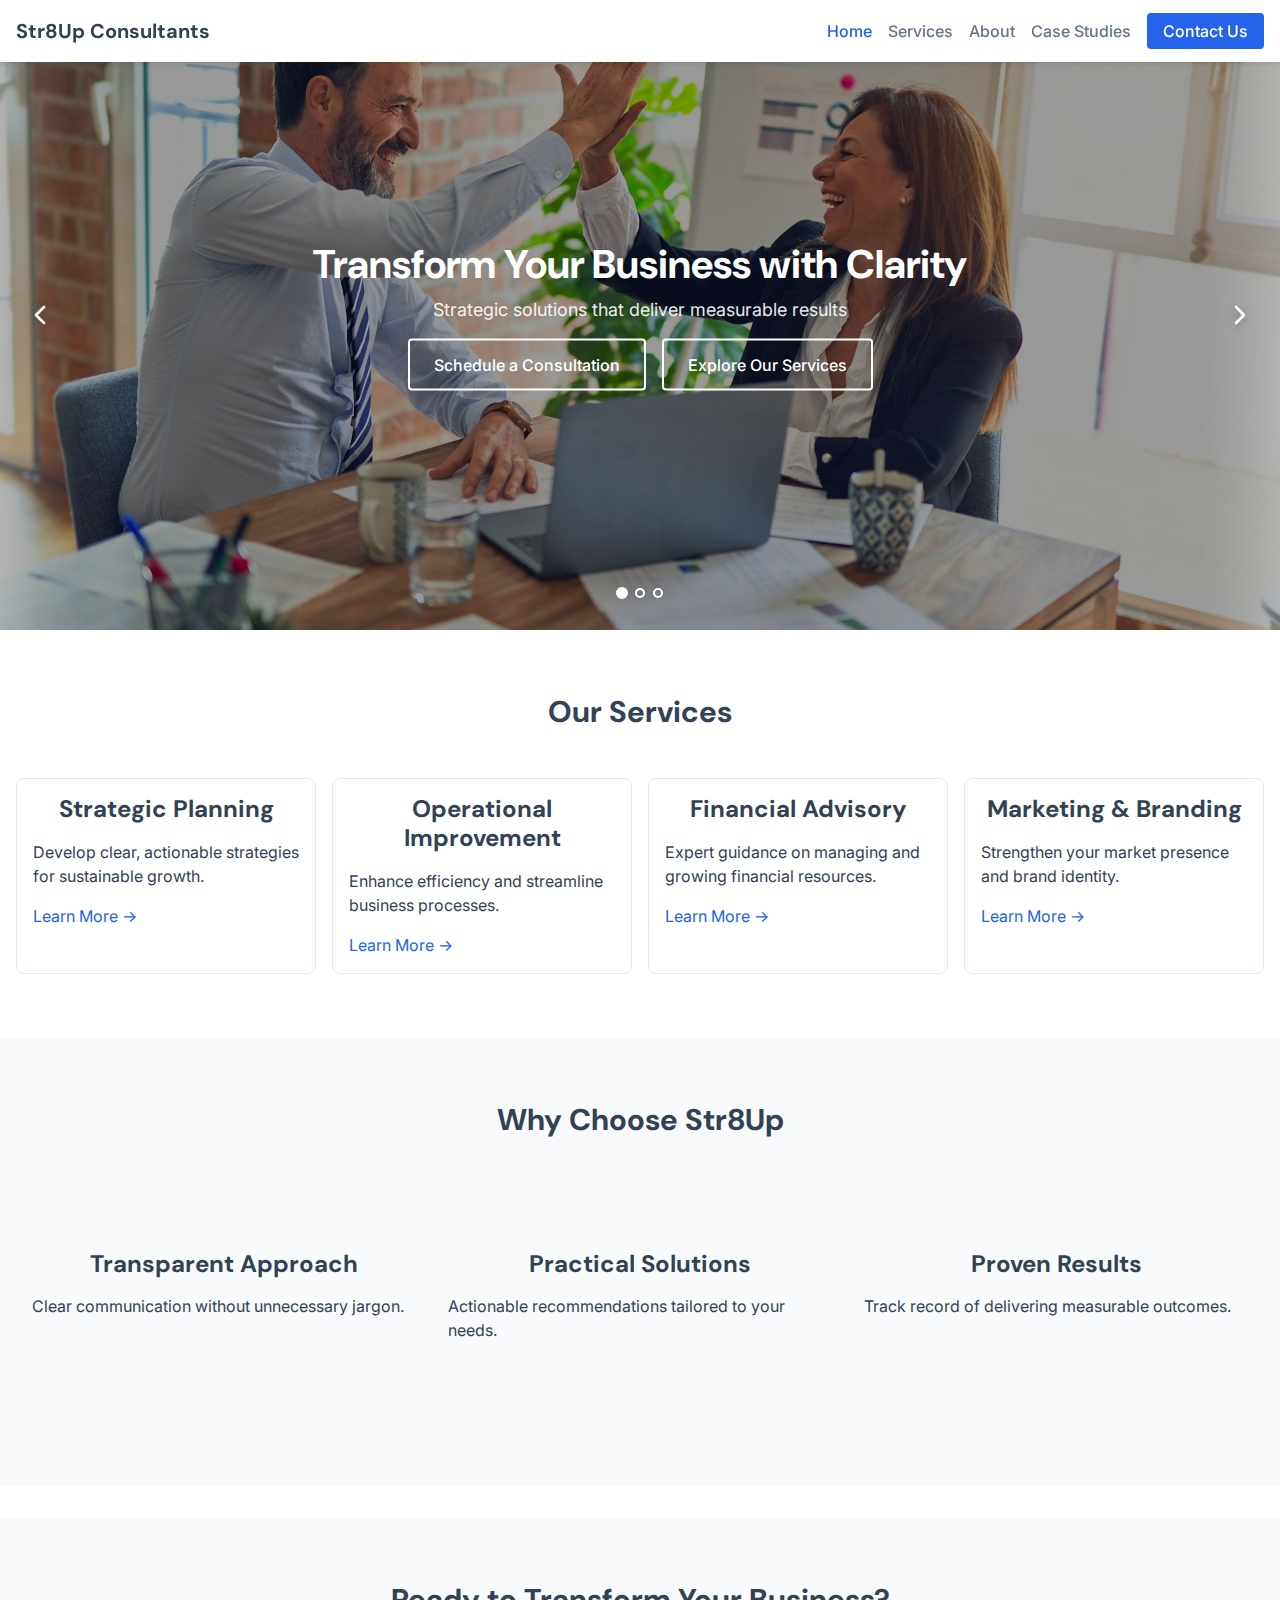
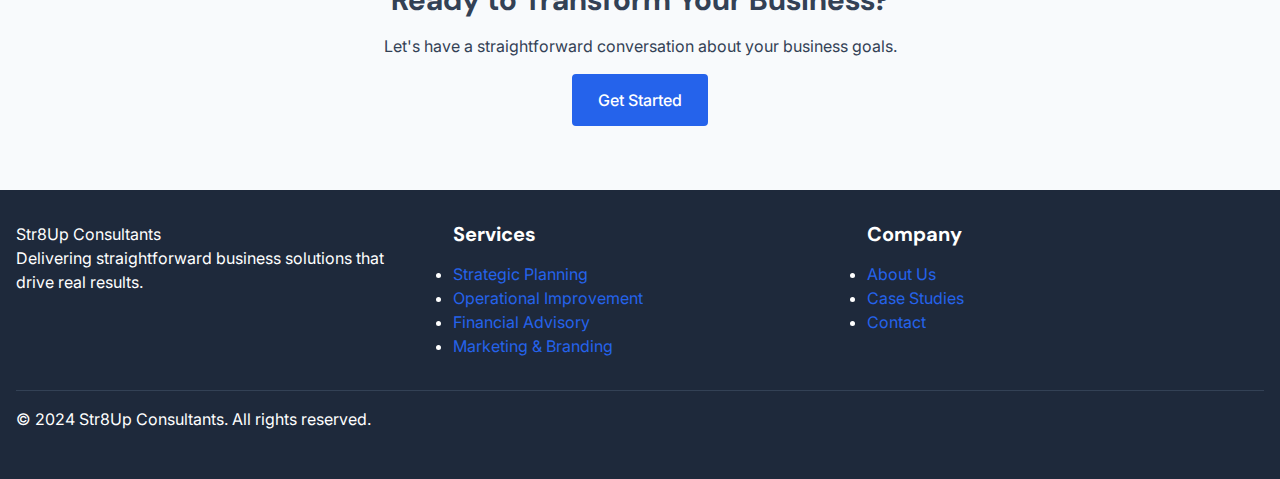
<file: index.html>
<!DOCTYPE html>
<html lang="en">
<head>
    <meta charset="UTF-8">
    <meta name="viewport" content="width=device-width, initial-scale=1.0">
    <meta name="description" content="Str8Up Consultants - Business consulting that delivers straightforward, results-driven advice for companies looking to overcome challenges and drive growth.">
    
    <!-- Favicon -->
    <link rel="icon" type="image/png" href="./assets/icons/favicon.png">
    
    <!-- Fonts -->
    <link rel="preconnect" href="https://fonts.googleapis.com">
    <link rel="preconnect" href="https://fonts.gstatic.com" crossorigin>
    <link href="https://fonts.googleapis.com/css2?family=Inter:wght@400;500;600;700&family=DM+Sans:wght@400;500;700&display=swap" rel="stylesheet">
    
    <!-- Styles -->
    <link rel="stylesheet" type="text/css" href="./styles/utils/variables.css">
    <link rel="stylesheet" type="text/css" href="./styles/utils/typography.css">
    <link rel="stylesheet" type="text/css" href="./styles/main.css">
    
    <title>Str8Up Consultants | Strategic Business Solutions</title>
</head>
<body>
    <!-- Header -->
    <header class="main-header">
        <nav class="nav-container">
            <div class="logo">
                <a href="./index.html">
                    <span>Str8Up Consultants</span>
                </a>
            </div>
            
            <button class="mobile-menu-toggle" aria-label="Toggle menu">
                <span class="hamburger"></span>
            </button>

            <ul class="nav-links">
                <li><a href="./index.html" class="active">Home</a></li>
                <li><a href="./pages/services.html">Services</a></li>
                <li><a href="./pages/about.html">About</a></li>
                <li><a href="./pages/case-studies.html">Case Studies</a></li>
                <li><a href="./pages/contact.html" class="cta-button">Contact Us</a></li>
            </ul>
        </nav>
    </header>

    <!-- Main Content -->
    <main>
        <!-- Replace the existing hero section with this -->
<section class="hero">
    <div class="hero-carousel">
        <!-- Carousel Navigation -->
        <button class="carousel-nav prev" aria-label="Previous slide">
            <svg width="24" height="24" viewBox="0 0 24 24" fill="none" xmlns="http://www.w3.org/2000/svg">
                <path d="M15 18L9 12L15 6" stroke="currentColor" stroke-width="2" stroke-linecap="round" stroke-linejoin="round"/>
            </svg>
        </button>
        <button class="carousel-nav next" aria-label="Next slide">
            <svg width="24" height="24" viewBox="0 0 24 24" fill="none" xmlns="http://www.w3.org/2000/svg">
                <path d="M9 18L15 12L9 6" stroke="currentColor" stroke-width="2" stroke-linecap="round" stroke-linejoin="round"/>
            </svg>
        </button>

        <!-- Carousel Slides -->
        <div class="carousel-slides">
            <div class="carousel-slide active" style="background-image: url('./assets/images/hero-1.jpg')">
                <div class="hero-content">
                    <h1>Transform Your Business with Clarity</h1>
                    <p class="hero-subtitle">Strategic solutions that deliver measurable results</p>
                    <div class="cta-group">
                        <a href="./pages/contact.html" class="button-primary">Schedule a Consultation</a>
                        <a href="./pages/services.html" class="button-secondary">Explore Our Services</a>
                    </div>
                </div>
            </div>
            <div class="carousel-slide" style="background-image: url('./assets/images/hero-2.jpg')">
                <div class="hero-content">
                    <h1>Expert Business Consulting</h1>
                    <p class="hero-subtitle">Practical strategies for sustainable growth</p>
                    <div class="cta-group">
                        <a href="./pages/contact.html" class="button-primary">Get Started Today</a>
                        <a href="./pages/case-studies.html" class="button-secondary">View Case Studies</a>
                    </div>
                </div>
            </div>
            <div class="carousel-slide" style="background-image: url('./assets/images/hero-3.jpg')">
                <div class="hero-content">
                    <h1>Drive Growth & Innovation</h1>
                    <p class="hero-subtitle">Unlock your business potential with strategic insights</p>
                    <div class="cta-group">
                        <a href="./pages/contact.html" class="button-primary">Talk to an Expert</a>
                        <a href="./pages/about.html" class="button-secondary">Learn About Us</a>
                    </div>
                </div>
            </div>
        </div>

        <!-- Carousel Indicators -->
        <div class="carousel-indicators">
            <button class="indicator active" aria-label="Slide 1"></button>
            <button class="indicator" aria-label="Slide 2"></button>
            <button class="indicator" aria-label="Slide 3"></button>
        </div>
    </div>
</section>

        <!-- Services Overview -->
        <section class="services-overview">
            <h2>Our Services</h2>
            <div class="services-grid">
                <div class="service-card">
                    <h3>Strategic Planning</h3>
                    <p>Develop clear, actionable strategies for sustainable growth.</p>
                    <a href="./pages/services.html#strategic" class="learn-more">Learn More →</a>
                </div>
                <div class="service-card">
                    <h3>Operational Improvement</h3>
                    <p>Enhance efficiency and streamline business processes.</p>
                    <a href="./pages/services.html#operational" class="learn-more">Learn More →</a>
                </div>
                <div class="service-card">
                    <h3>Financial Advisory</h3>
                    <p>Expert guidance on managing and growing financial resources.</p>
                    <a href="./pages/services.html#financial" class="learn-more">Learn More →</a>
                </div>
                <div class="service-card">
                    <h3>Marketing & Branding</h3>
                    <p>Strengthen your market presence and brand identity.</p>
                    <a href="./pages/services.html#marketing" class="learn-more">Learn More →</a>
                </div>
            </div>
        </section>

        <!-- Why Choose Us -->
        <section class="why-choose-us">
            <h2>Why Choose Str8Up</h2>
            <div class="features-grid">
                <div class="feature">
                    <h3>Transparent Approach</h3>
                    <p>Clear communication without unnecessary jargon.</p>
                </div>
                <div class="feature">
                    <h3>Practical Solutions</h3>
                    <p>Actionable recommendations tailored to your needs.</p>
                </div>
                <div class="feature">
                    <h3>Proven Results</h3>
                    <p>Track record of delivering measurable outcomes.</p>
                </div>
            </div>
        </section>

        <!-- CTA Section -->
        <section class="cta-section">
            <h2>Ready to Transform Your Business?</h2>
            <p>Let's have a straightforward conversation about your business goals.</p>
            <a href="./pages/contact.html" class="button-primary">Get Started</a>
        </section>
    </main>

    <!-- Footer -->
    <footer class="main-footer">
        <div class="footer-content">
            <div class="footer-info">
                <span class="footer-logo-text">Str8Up Consultants</span>
                <p>Delivering straightforward business solutions that drive real results.</p>
            </div>
            
            <div class="footer-links">
                <div class="link-group">
                    <h4>Services</h4>
                    <ul>
                        <li><a href="./pages/services.html#strategic">Strategic Planning</a></li>
                        <li><a href="./pages/services.html#operational">Operational Improvement</a></li>
                        <li><a href="./pages/services.html#financial">Financial Advisory</a></li>
                        <li><a href="./pages/services.html#marketing">Marketing & Branding</a></li>
                    </ul>
                </div>
                
                <div class="link-group">
                    <h4>Company</h4>
                    <ul>
                        <li><a href="./pages/about.html">About Us</a></li>
                        <li><a href="./pages/case-studies.html">Case Studies</a></li>
                        <li><a href="./pages/contact.html">Contact</a></li>
                    </ul>
                </div>
            </div>
        </div>
        
        <div class="footer-bottom">
            <p>&copy; 2024 Str8Up Consultants. All rights reserved.</p>
            <div class="social-links">
                <a href="#" aria-label="LinkedIn"><i class="icon-linkedin"></i></a>
                <a href="#" aria-label="Twitter"><i class="icon-twitter"></i></a>
            </div>
        </div>
    </footer>

    <!-- Scripts -->
    <script src="./scripts/main.js" defer></script>
</body>
</html>
</file>
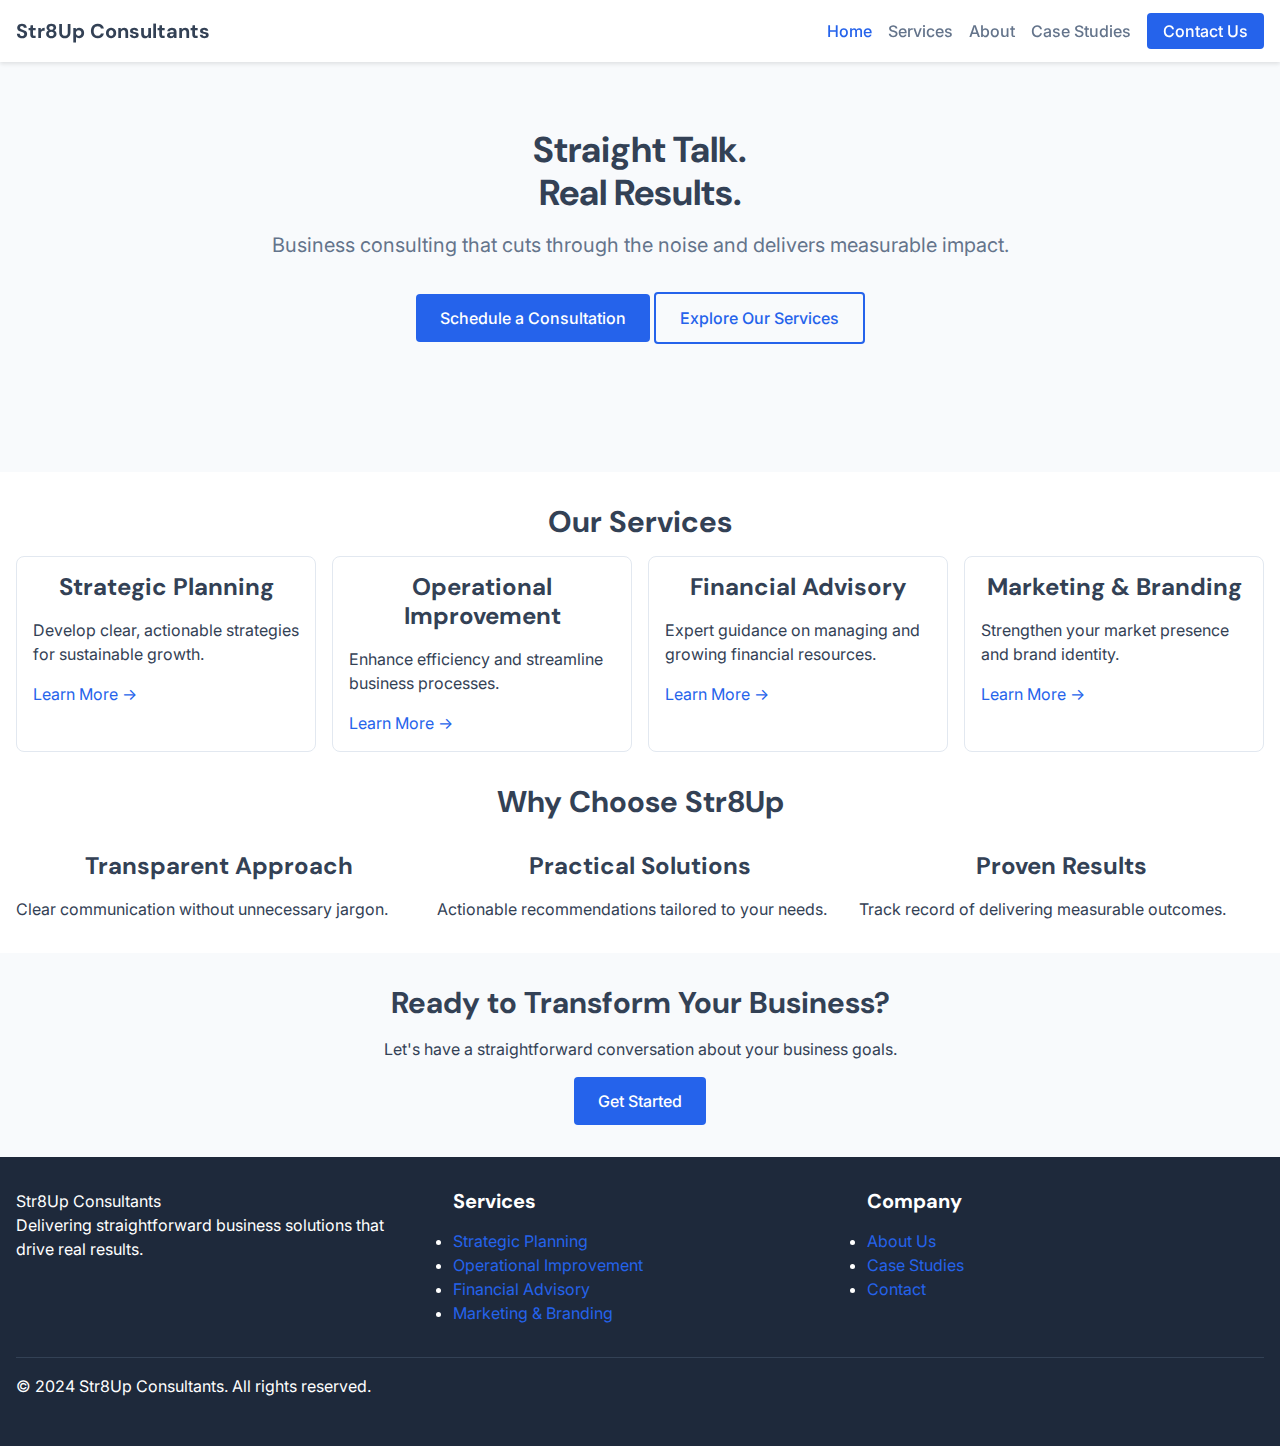
<file: Str8upConsultants-html/index.html>
<!DOCTYPE html>
<html lang="en">
<head>
    <meta charset="UTF-8">
    <meta name="viewport" content="width=device-width, initial-scale=1.0">
    <meta name="description" content="Str8Up Consultants - Business consulting that delivers straightforward, results-driven advice for companies looking to overcome challenges and drive growth.">
    
    <!-- Favicon -->
    <link rel="icon" type="image/png" href="./assets/icons/favicon.png">
    
    <!-- Fonts -->
    <link rel="preconnect" href="https://fonts.googleapis.com">
    <link rel="preconnect" href="https://fonts.gstatic.com" crossorigin>
    <link href="https://fonts.googleapis.com/css2?family=Inter:wght@400;500;600;700&family=DM+Sans:wght@400;500;700&display=swap" rel="stylesheet">
    
    <!-- Styles -->
    <link rel="stylesheet" type="text/css" href="./styles/utils/variables.css">
    <link rel="stylesheet" type="text/css" href="./styles/utils/typography.css">
    <link rel="stylesheet" type="text/css" href="./styles/main.css">
    
    <title>Str8Up Consultants | Strategic Business Solutions</title>
</head>
<body>
    <!-- Header -->
    <header class="main-header">
        <nav class="nav-container">
            <div class="logo">
                <a href="./index.html">
                    <span>Str8Up Consultants</span>
                </a>
            </div>
            
            <button class="mobile-menu-toggle" aria-label="Toggle menu">
                <span class="hamburger"></span>
            </button>

            <ul class="nav-links">
                <li><a href="./index.html" class="active">Home</a></li>
                <li><a href="./pages/services.html">Services</a></li>
                <li><a href="./pages/about.html">About</a></li>
                <li><a href="./pages/case-studies.html">Case Studies</a></li>
                <li><a href="./pages/contact.html" class="cta-button">Contact Us</a></li>
            </ul>
        </nav>
    </header>

    <!-- Main Content -->
    <main>
        <!-- Hero Section -->
        <section class="hero">
            <div class="hero-content">
                <h1>Straight Talk.<br>Real Results.</h1>
                <p class="hero-subtitle">Business consulting that cuts through the noise and delivers measurable impact.</p>
                <div class="cta-group">
                    <a href="./pages/contact.html" class="button-primary">Schedule a Consultation</a>
                    <a href="./pages/services.html" class="button-secondary">Explore Our Services</a>
                </div>
            </div>
        </section>

        <!-- Services Overview -->
        <section class="services-overview">
            <h2>Our Services</h2>
            <div class="services-grid">
                <div class="service-card">
                    <h3>Strategic Planning</h3>
                    <p>Develop clear, actionable strategies for sustainable growth.</p>
                    <a href="./pages/services.html#strategic" class="learn-more">Learn More →</a>
                </div>
                <div class="service-card">
                    <h3>Operational Improvement</h3>
                    <p>Enhance efficiency and streamline business processes.</p>
                    <a href="./pages/services.html#operational" class="learn-more">Learn More →</a>
                </div>
                <div class="service-card">
                    <h3>Financial Advisory</h3>
                    <p>Expert guidance on managing and growing financial resources.</p>
                    <a href="./pages/services.html#financial" class="learn-more">Learn More →</a>
                </div>
                <div class="service-card">
                    <h3>Marketing & Branding</h3>
                    <p>Strengthen your market presence and brand identity.</p>
                    <a href="./pages/services.html#marketing" class="learn-more">Learn More →</a>
                </div>
            </div>
        </section>

        <!-- Why Choose Us -->
        <section class="why-choose-us">
            <h2>Why Choose Str8Up</h2>
            <div class="features-grid">
                <div class="feature">
                    <h3>Transparent Approach</h3>
                    <p>Clear communication without unnecessary jargon.</p>
                </div>
                <div class="feature">
                    <h3>Practical Solutions</h3>
                    <p>Actionable recommendations tailored to your needs.</p>
                </div>
                <div class="feature">
                    <h3>Proven Results</h3>
                    <p>Track record of delivering measurable outcomes.</p>
                </div>
            </div>
        </section>

        <!-- CTA Section -->
        <section class="cta-section">
            <h2>Ready to Transform Your Business?</h2>
            <p>Let's have a straightforward conversation about your business goals.</p>
            <a href="./pages/contact.html" class="button-primary">Get Started</a>
        </section>
    </main>

    <!-- Footer -->
    <footer class="main-footer">
        <div class="footer-content">
            <div class="footer-info">
                <span class="footer-logo-text">Str8Up Consultants</span>
                <p>Delivering straightforward business solutions that drive real results.</p>
            </div>
            
            <div class="footer-links">
                <div class="link-group">
                    <h4>Services</h4>
                    <ul>
                        <li><a href="./pages/services.html#strategic">Strategic Planning</a></li>
                        <li><a href="./pages/services.html#operational">Operational Improvement</a></li>
                        <li><a href="./pages/services.html#financial">Financial Advisory</a></li>
                        <li><a href="./pages/services.html#marketing">Marketing & Branding</a></li>
                    </ul>
                </div>
                
                <div class="link-group">
                    <h4>Company</h4>
                    <ul>
                        <li><a href="./pages/about.html">About Us</a></li>
                        <li><a href="./pages/case-studies.html">Case Studies</a></li>
                        <li><a href="./pages/contact.html">Contact</a></li>
                    </ul>
                </div>
            </div>
        </div>
        
        <div class="footer-bottom">
            <p>&copy; 2024 Str8Up Consultants. All rights reserved.</p>
            <div class="social-links">
                <a href="#" aria-label="LinkedIn"><i class="icon-linkedin"></i></a>
                <a href="#" aria-label="Twitter"><i class="icon-twitter"></i></a>
            </div>
        </div>
    </footer>

    <!-- Scripts -->
    <script src="./scripts/main.js" defer></script>
</body>
</html>
</file>
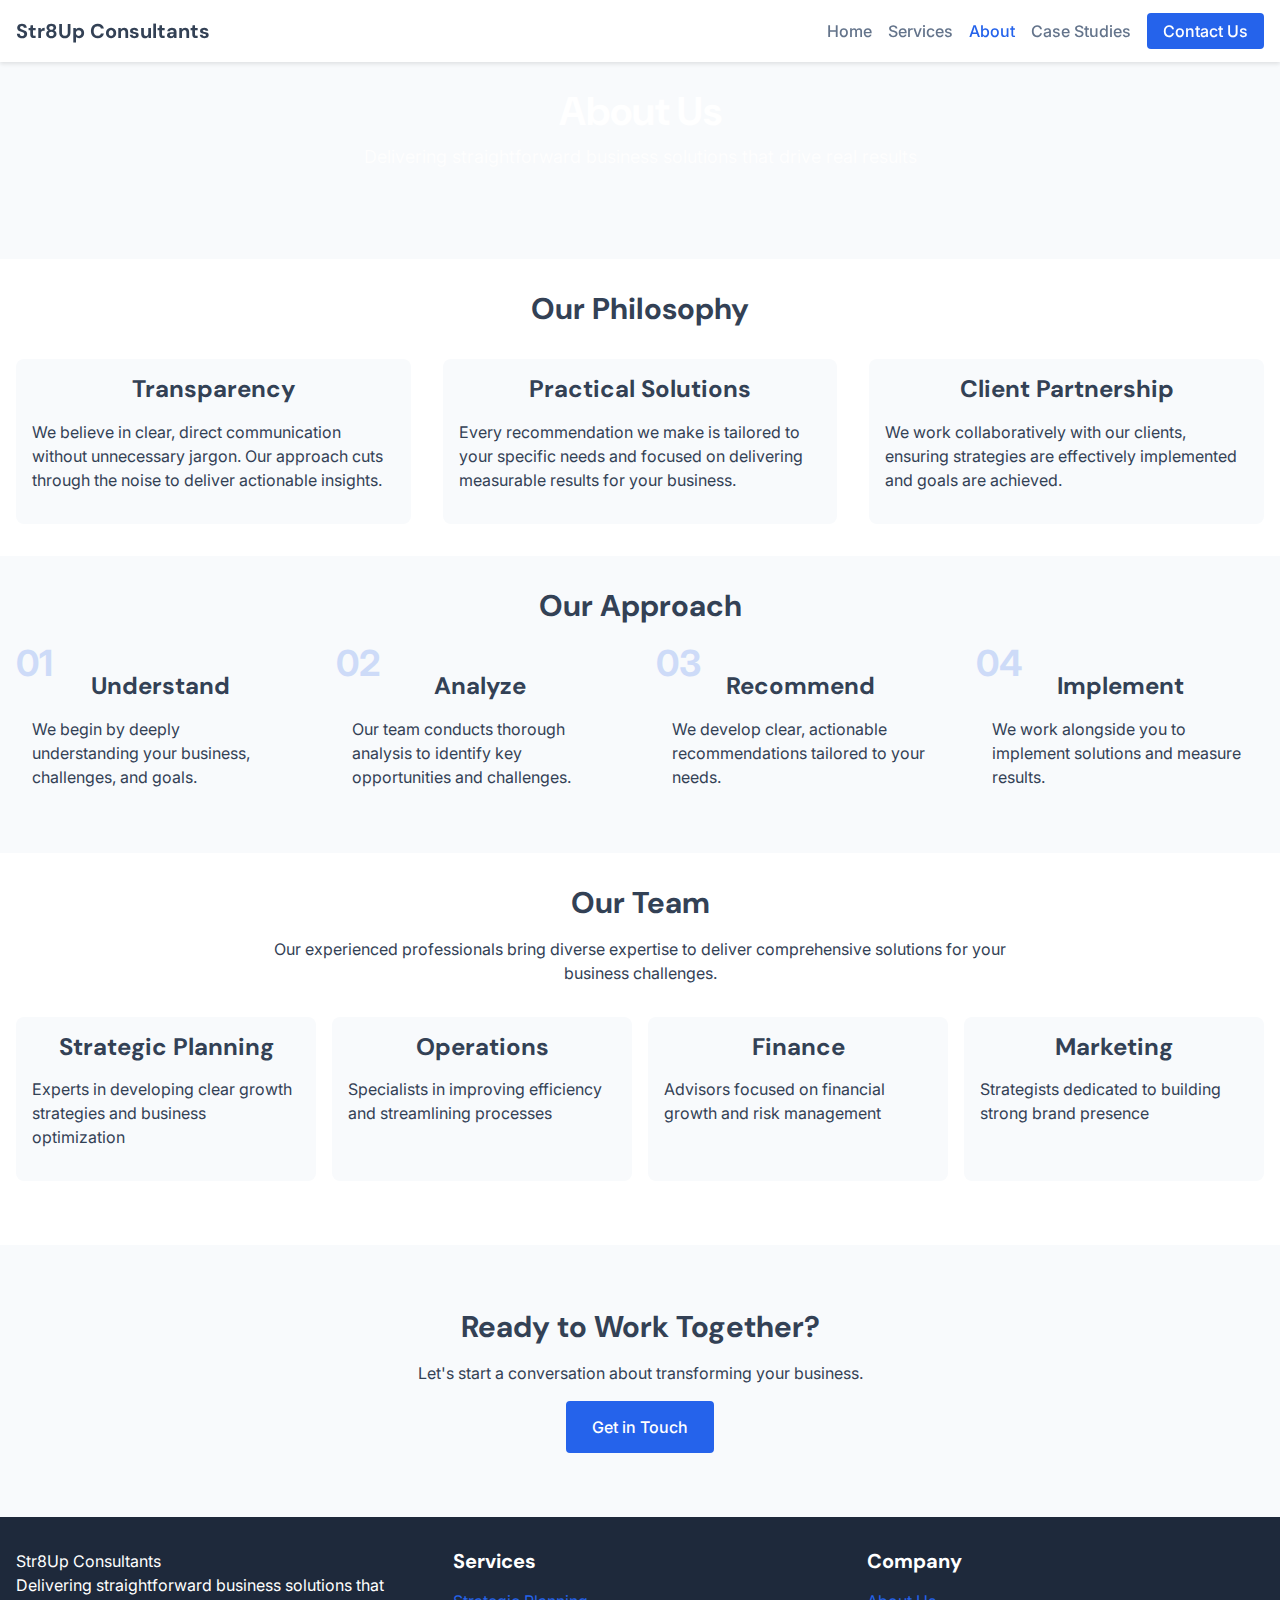
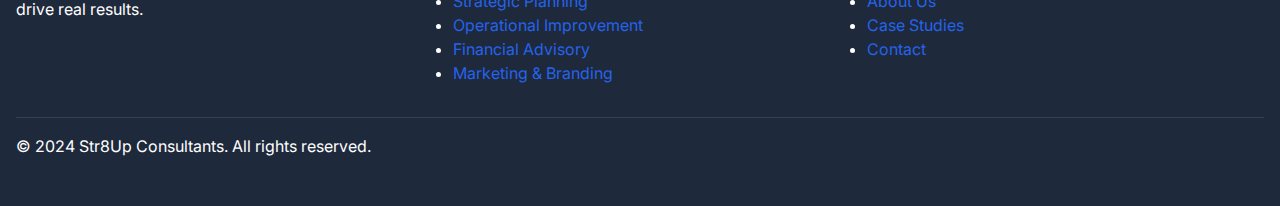
<file: pages/about.html>
<!DOCTYPE html>
<html lang="en">
<head>
    <meta charset="UTF-8">
    <meta name="viewport" content="width=device-width, initial-scale=1.0">
    <meta name="description" content="Learn about Str8Up Consultants' approach to delivering straightforward business solutions and meet our experienced team of professionals.">
    
    <!-- Favicon -->
    <link rel="icon" type="image/png" href="../assets/icons/favicon.png">
    
    <!-- Fonts -->
    <link rel="preconnect" href="https://fonts.googleapis.com">
    <link rel="preconnect" href="https://fonts.gstatic.com" crossorigin>
    <link href="https://fonts.googleapis.com/css2?family=Inter:wght@400;500;600;700&family=DM+Sans:wght@400;500;700&display=swap" rel="stylesheet">
    
    <!-- Styles -->
    <link rel="stylesheet" type="text/css" href="../styles/utils/variables.css">
    <link rel="stylesheet" type="text/css" href="../styles/utils/typography.css">
    <link rel="stylesheet" type="text/css" href="../styles/main.css">
    
    <title>About Us | Str8Up Consultants</title>
</head>
<body>
    <!-- Header -->
    <header class="main-header">
        <nav class="nav-container">
            <div class="logo">
                <a href="../index.html">
                    <span>Str8Up Consultants</span>
                </a>
            </div>
            
            <button class="mobile-menu-toggle" aria-label="Toggle menu">
                <span class="hamburger"></span>
            </button>

            <ul class="nav-links">
                <li><a href="../index.html">Home</a></li>
                <li><a href="./services.html">Services</a></li>
                <li><a href="./about.html" class="active">About</a></li>
                <li><a href="./case-studies.html">Case Studies</a></li>
                <li><a href="./contact.html" class="cta-button">Contact Us</a></li>
            </ul>
        </nav>
    </header>

    <main>
        <!-- About Hero -->
        <section class="page-hero">
            <div class="hero-content">
                <h1>About Us</h1>
                <p class="hero-subtitle">Delivering straightforward business solutions that drive real results</p>
            </div>
        </section>

        <!-- Company Philosophy -->
        <section class="philosophy-section">
            <div class="container">
                <h2>Our Philosophy</h2>
                <div class="philosophy-grid">
                    <div class="philosophy-item">
                        <h3>Transparency</h3>
                        <p>We believe in clear, direct communication without unnecessary jargon. Our approach cuts through the noise to deliver actionable insights.</p>
                    </div>
                    <div class="philosophy-item">
                        <h3>Practical Solutions</h3>
                        <p>Every recommendation we make is tailored to your specific needs and focused on delivering measurable results for your business.</p>
                    </div>
                    <div class="philosophy-item">
                        <h3>Client Partnership</h3>
                        <p>We work collaboratively with our clients, ensuring strategies are effectively implemented and goals are achieved.</p>
                    </div>
                </div>
            </div>
        </section>

        <!-- Our Approach -->
        <section class="approach-section">
            <div class="container">
                <h2>Our Approach</h2>
                <div class="approach-steps">
                    <div class="step">
                        <span class="step-number">01</span>
                        <h3>Understand</h3>
                        <p>We begin by deeply understanding your business, challenges, and goals.</p>
                    </div>
                    <div class="step">
                        <span class="step-number">02</span>
                        <h3>Analyze</h3>
                        <p>Our team conducts thorough analysis to identify key opportunities and challenges.</p>
                    </div>
                    <div class="step">
                        <span class="step-number">03</span>
                        <h3>Recommend</h3>
                        <p>We develop clear, actionable recommendations tailored to your needs.</p>
                    </div>
                    <div class="step">
                        <span class="step-number">04</span>
                        <h3>Implement</h3>
                        <p>We work alongside you to implement solutions and measure results.</p>
                    </div>
                </div>
            </div>
        </section>

        <!-- Team Section -->
        <section class="team-section">
            <div class="container">
                <h2>Our Team</h2>
                <p class="section-intro">Our experienced professionals bring diverse expertise to deliver comprehensive solutions for your business challenges.</p>
                <div class="team-grid">
                    <div class="team-member">
                        <div class="member-info">
                            <h3>Strategic Planning</h3>
                            <p>Experts in developing clear growth strategies and business optimization</p>
                        </div>
                    </div>
                    <div class="team-member">
                        <div class="member-info">
                            <h3>Operations</h3>
                            <p>Specialists in improving efficiency and streamlining processes</p>
                        </div>
                    </div>
                    <div class="team-member">
                        <div class="member-info">
                            <h3>Finance</h3>
                            <p>Advisors focused on financial growth and risk management</p>
                        </div>
                    </div>
                    <div class="team-member">
                        <div class="member-info">
                            <h3>Marketing</h3>
                            <p>Strategists dedicated to building strong brand presence</p>
                        </div>
                    </div>
                </div>
            </div>
        </section>

        <!-- CTA Section -->
        <section class="cta-section">
            <h2>Ready to Work Together?</h2>
            <p>Let's start a conversation about transforming your business.</p>
            <a href="./contact.html" class="button-primary">Get in Touch</a>
        </section>
    </main>

    <!-- Footer -->
    <footer class="main-footer">
        <div class="footer-content">
            <div class="footer-info">
                <span class="footer-logo-text">Str8Up Consultants</span>
                <p>Delivering straightforward business solutions that drive real results.</p>
            </div>
            
            <div class="footer-links">
                <div class="link-group">
                    <h4>Services</h4>
                    <ul>
                        <li><a href="./services.html#strategic">Strategic Planning</a></li>
                        <li><a href="./services.html#operational">Operational Improvement</a></li>
                        <li><a href="./services.html#financial">Financial Advisory</a></li>
                        <li><a href="./services.html#marketing">Marketing & Branding</a></li>
                    </ul>
                </div>
                
                <div class="link-group">
                    <h4>Company</h4>
                    <ul>
                        <li><a href="./about.html">About Us</a></li>
                        <li><a href="./case-studies.html">Case Studies</a></li>
                        <li><a href="./contact.html">Contact</a></li>
                    </ul>
                </div>
            </div>
        </div>
        
        <div class="footer-bottom">
            <p>&copy; 2024 Str8Up Consultants. All rights reserved.</p>
            <div class="social-links">
                <a href="#" aria-label="LinkedIn"><i class="icon-linkedin"></i></a>
                <a href="#" aria-label="Twitter"><i class="icon-twitter"></i></a>
            </div>
        </div>
    </footer>

    <!-- Scripts -->
    <script src="../scripts/main.js" defer></script>
</body>
</html>
</file>
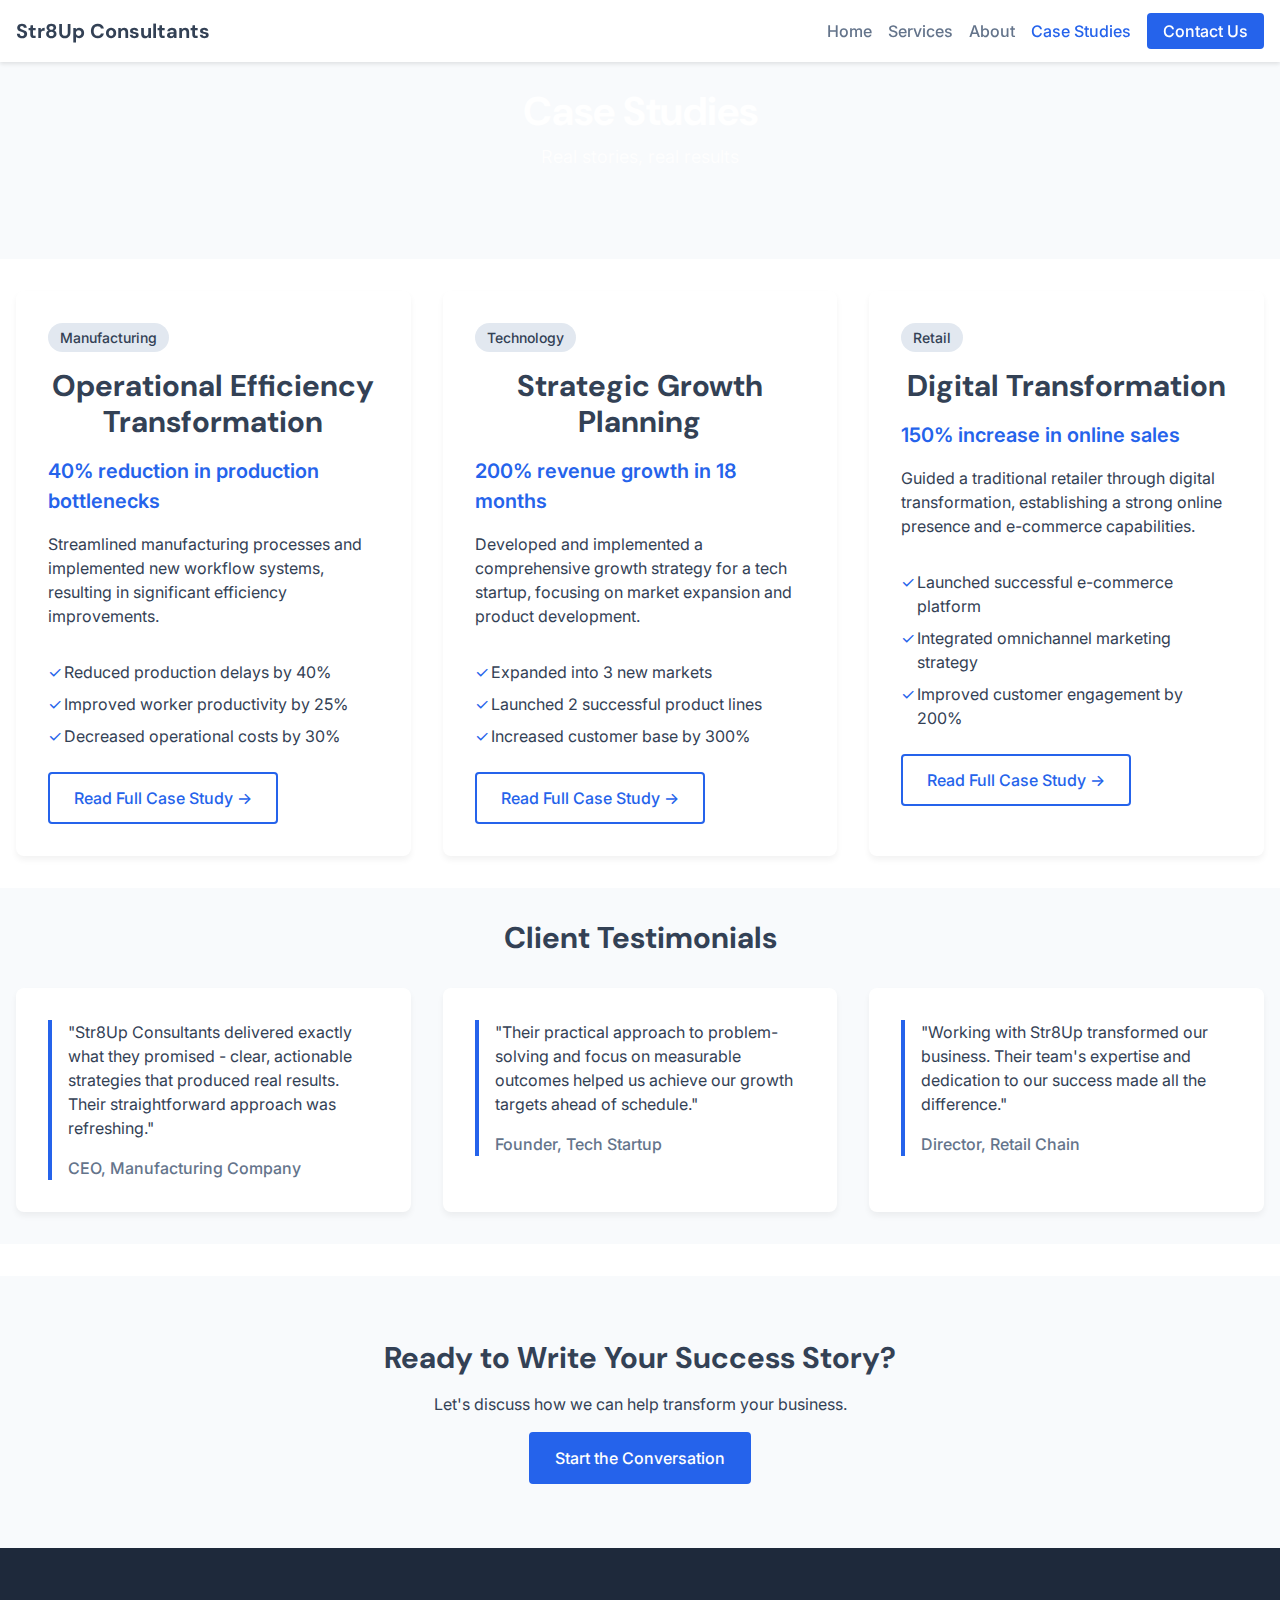
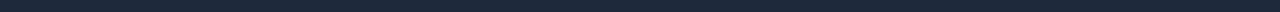
<file: pages/case-studies.html>
<!DOCTYPE html>
<html lang="en">
<head>
    <meta charset="UTF-8">
    <meta name="viewport" content="width=device-width, initial-scale=1.0">
    <meta name="description" content="Explore real success stories and results we've delivered for our clients through strategic business consulting and practical solutions.">
    
    <!-- Favicon -->
    <link rel="icon" type="image/png" href="../assets/icons/favicon.png">
    
    <!-- Fonts -->
    <link rel="preconnect" href="https://fonts.googleapis.com">
    <link rel="preconnect" href="https://fonts.gstatic.com" crossorigin>
    <link href="https://fonts.googleapis.com/css2?family=Inter:wght@400;500;600;700&family=DM+Sans:wght@400;500;700&display=swap" rel="stylesheet">
    
    <!-- Styles -->
    <link rel="stylesheet" type="text/css" href="../styles/utils/variables.css">
    <link rel="stylesheet" type="text/css" href="../styles/utils/typography.css">
    <link rel="stylesheet" type="text/css" href="../styles/main.css">
    
    <title>Case Studies | Str8Up Consultants</title>
</head>
<body>
    <!-- Header -->
    <header class="main-header">
        <nav class="nav-container">
            <div class="logo">
                <a href="../index.html">
                    <span>Str8Up Consultants</span>
                </a>
            </div>
            
            <button class="mobile-menu-toggle" aria-label="Toggle menu">
                <span class="hamburger"></span>
            </button>

            <ul class="nav-links">
                <li><a href="../index.html">Home</a></li>
                <li><a href="./services.html">Services</a></li>
                <li><a href="./about.html">About</a></li>
                <li><a href="./case-studies.html" class="active">Case Studies</a></li>
                <li><a href="./contact.html" class="cta-button">Contact Us</a></li>
            </ul>
        </nav>
    </header>

    <main>
        <!-- Case Studies Hero -->
        <section class="page-hero">
            <div class="hero-content">
                <h1>Case Studies</h1>
                <p class="hero-subtitle">Real stories, real results</p>
            </div>
        </section>

        <!-- Featured Case Studies -->
        <section class="case-studies-section">
            <div class="container">
                <div class="case-study-grid">
                    <article class="case-study-card">
                        <div class="case-study-content">
                            <span class="industry-tag">Manufacturing</span>
                            <h2>Operational Efficiency Transformation</h2>
                            <p class="results-highlight">40% reduction in production bottlenecks</p>
                            <p>Streamlined manufacturing processes and implemented new workflow systems, resulting in significant efficiency improvements.</p>
                            <ul class="results-list">
                                <li>Reduced production delays by 40%</li>
                                <li>Improved worker productivity by 25%</li>
                                <li>Decreased operational costs by 30%</li>
                            </ul>
                            <a href="#" class="button-secondary">Read Full Case Study →</a>
                        </div>
                    </article>

                    <article class="case-study-card">
                        <div class="case-study-content">
                            <span class="industry-tag">Technology</span>
                            <h2>Strategic Growth Planning</h2>
                            <p class="results-highlight">200% revenue growth in 18 months</p>
                            <p>Developed and implemented a comprehensive growth strategy for a tech startup, focusing on market expansion and product development.</p>
                            <ul class="results-list">
                                <li>Expanded into 3 new markets</li>
                                <li>Launched 2 successful product lines</li>
                                <li>Increased customer base by 300%</li>
                            </ul>
                            <a href="#" class="button-secondary">Read Full Case Study →</a>
                        </div>
                    </article>

                    <article class="case-study-card">
                        <div class="case-study-content">
                            <span class="industry-tag">Retail</span>
                            <h2>Digital Transformation</h2>
                            <p class="results-highlight">150% increase in online sales</p>
                            <p>Guided a traditional retailer through digital transformation, establishing a strong online presence and e-commerce capabilities.</p>
                            <ul class="results-list">
                                <li>Launched successful e-commerce platform</li>
                                <li>Integrated omnichannel marketing strategy</li>
                                <li>Improved customer engagement by 200%</li>
                            </ul>
                            <a href="#" class="button-secondary">Read Full Case Study →</a>
                        </div>
                    </article>
                </div>
            </div>
        </section>

        <!-- Client Testimonials -->
        <section class="testimonials-section">
            <div class="container">
                <h2>Client Testimonials</h2>
                <div class="testimonials-grid">
                    <div class="testimonial-card">
                        <blockquote>
                            <p>"Str8Up Consultants delivered exactly what they promised - clear, actionable strategies that produced real results. Their straightforward approach was refreshing."</p>
                            <footer>
                                <cite>CEO, Manufacturing Company</cite>
                            </footer>
                        </blockquote>
                    </div>

                    <div class="testimonial-card">
                        <blockquote>
                            <p>"Their practical approach to problem-solving and focus on measurable outcomes helped us achieve our growth targets ahead of schedule."</p>
                            <footer>
                                <cite>Founder, Tech Startup</cite>
                            </footer>
                        </blockquote>
                    </div>

                    <div class="testimonial-card">
                        <blockquote>
                            <p>"Working with Str8Up transformed our business. Their team's expertise and dedication to our success made all the difference."</p>
                            <footer>
                                <cite>Director, Retail Chain</cite>
                            </footer>
                        </blockquote>
                    </div>
                </div>
            </div>
        </section>

        <!-- CTA Section -->
        <section class="cta-section">
            <h2>Ready to Write Your Success Story?</h2>
            <p>Let's discuss how we can help transform your business.</p>
            <a href="./contact.html" class="button-primary">Start the Conversation</a>
        </section>
    </main>

    <!-- Footer -->
    <footer class="main-footer">
        <!-- Same footer content as other pages -->
    </footer>

    <!-- Scripts -->
    <script src="../scripts/main.js" defer></script>
</body>
</html>
</file>
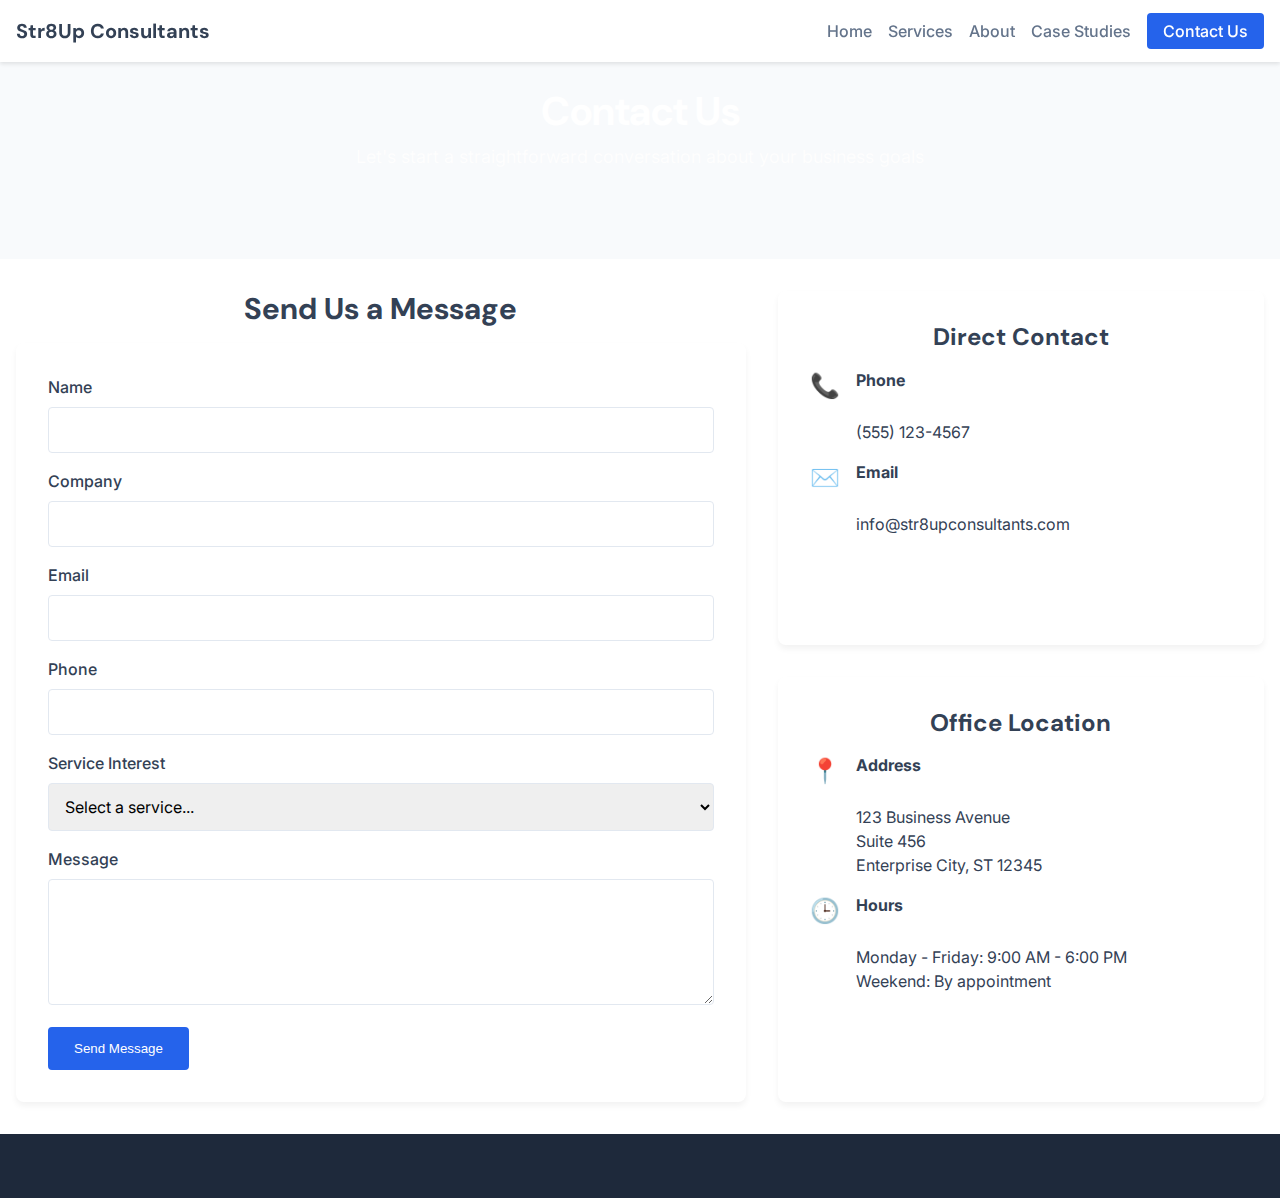
<file: pages/contact.html>
<!DOCTYPE html>
<html lang="en">
<head>
    <meta charset="UTF-8">
    <meta name="viewport" content="width=device-width, initial-scale=1.0">
    <meta name="description" content="Get in touch with Str8Up Consultants for straightforward business solutions. Schedule a consultation or reach out to discuss your business needs.">
    
    <!-- Favicon -->
    <link rel="icon" type="image/png" href="../assets/icons/favicon.png">
    
    <!-- Fonts -->
    <link rel="preconnect" href="https://fonts.googleapis.com">
    <link rel="preconnect" href="https://fonts.gstatic.com" crossorigin>
    <link href="https://fonts.googleapis.com/css2?family=Inter:wght@400;500;600;700&family=DM+Sans:wght@400;500;700&display=swap" rel="stylesheet">
    
    <!-- Styles -->
    <link rel="stylesheet" type="text/css" href="../styles/utils/variables.css">
    <link rel="stylesheet" type="text/css" href="../styles/utils/typography.css">
    <link rel="stylesheet" type="text/css" href="../styles/main.css">
    
    <title>Contact Us | Str8Up Consultants</title>
</head>
<body>
    <!-- Header -->
    <header class="main-header">
        <nav class="nav-container">
            <div class="logo">
                <a href="../index.html">
                    <span>Str8Up Consultants</span>
                </a>
            </div>
            
            <button class="mobile-menu-toggle" aria-label="Toggle menu">
                <span class="hamburger"></span>
            </button>

            <ul class="nav-links">
                <li><a href="../index.html">Home</a></li>
                <li><a href="./services.html">Services</a></li>
                <li><a href="./about.html">About</a></li>
                <li><a href="./case-studies.html">Case Studies</a></li>
                <li><a href="./contact.html" class="active cta-button">Contact Us</a></li>
            </ul>
        </nav>
    </header>

    <main>
        <!-- Contact Hero -->
        <section class="page-hero">
            <div class="hero-content">
                <h1>Contact Us</h1>
                <p class="hero-subtitle">Let's start a straightforward conversation about your business goals</p>
            </div>
        </section>

        <!-- Contact Section -->
        <section class="contact-section">
            <div class="container">
                <div class="contact-grid">
                    <!-- Contact Form -->
                    <div class="contact-form-container">
                        <h2>Send Us a Message</h2>
                        <form class="contact-form" action="#" method="POST">
                            <div class="form-group">
                                <label for="name">Name</label>
                                <input type="text" id="name" name="name" required>
                            </div>
                            
                            <div class="form-group">
                                <label for="company">Company</label>
                                <input type="text" id="company" name="company" required>
                            </div>
                            
                            <div class="form-group">
                                <label for="email">Email</label>
                                <input type="email" id="email" name="email" required>
                            </div>
                            
                            <div class="form-group">
                                <label for="phone">Phone</label>
                                <input type="tel" id="phone" name="phone">
                            </div>
                            
                            <div class="form-group">
                                <label for="service">Service Interest</label>
                                <select id="service" name="service" required>
                                    <option value="">Select a service...</option>
                                    <option value="strategic">Strategic Planning</option>
                                    <option value="operational">Operational Improvement</option>
                                    <option value="financial">Financial Advisory</option>
                                    <option value="marketing">Marketing & Branding</option>
                                </select>
                            </div>
                            
                            <div class="form-group">
                                <label for="message">Message</label>
                                <textarea id="message" name="message" rows="5" required></textarea>
                            </div>
                            
                            <button type="submit" class="button-primary">Send Message</button>
                        </form>
                    </div>

                    <!-- Contact Info -->
                    <div class="contact-info">
                        <div class="info-card">
                            <h3>Direct Contact</h3>
                            <ul class="contact-details">
                                <li>
                                    <span class="icon">📞</span>
                                    <span class="detail">
                                        <strong>Phone</strong><br>
                                        (555) 123-4567
                                    </span>
                                </li>
                                <li>
                                    <span class="icon">✉️</span>
                                    <span class="detail">
                                        <strong>Email</strong><br>
                                        info@str8upconsultants.com
                                    </span>
                                </li>
                            </ul>
                        </div>

                        <div class="info-card">
                            <h3>Office Location</h3>
                            <ul class="contact-details">
                                <li>
                                    <span class="icon">📍</span>
                                    <span class="detail">
                                        <strong>Address</strong><br>
                                        123 Business Avenue<br>
                                        Suite 456<br>
                                        Enterprise City, ST 12345
                                    </span>
                                </li>
                                <li>
                                    <span class="icon">🕒</span>
                                    <span class="detail">
                                        <strong>Hours</strong><br>
                                        Monday - Friday: 9:00 AM - 6:00 PM<br>
                                        Weekend: By appointment
                                    </span>
                                </li>
                            </ul>
                        </div>
                    </div>
                </div>
            </div>
        </section>
    </main>

    <!-- Footer -->
    <footer class="main-footer">
        <!-- Same footer content as other pages -->
    </footer>

    <!-- Scripts -->
    <script src="../scripts/main.js" defer></script>
</body>
</html>
</file>
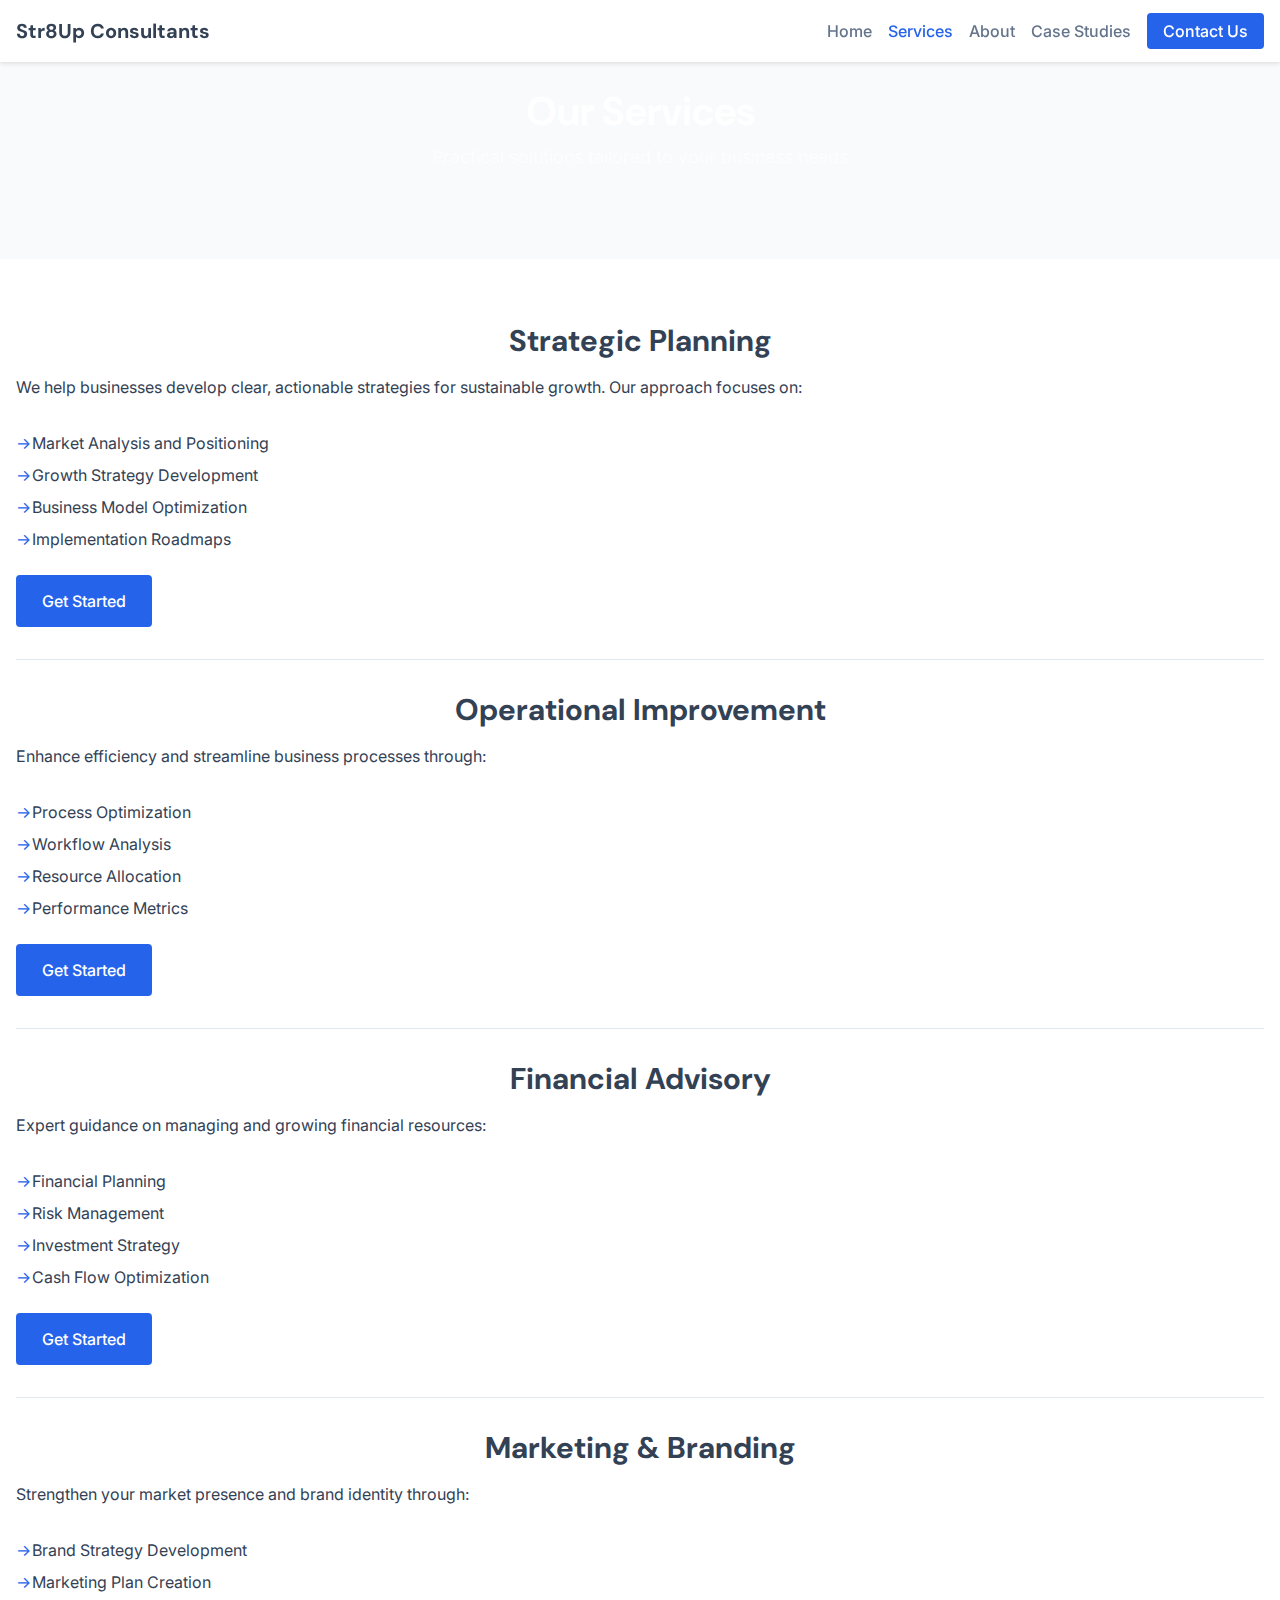
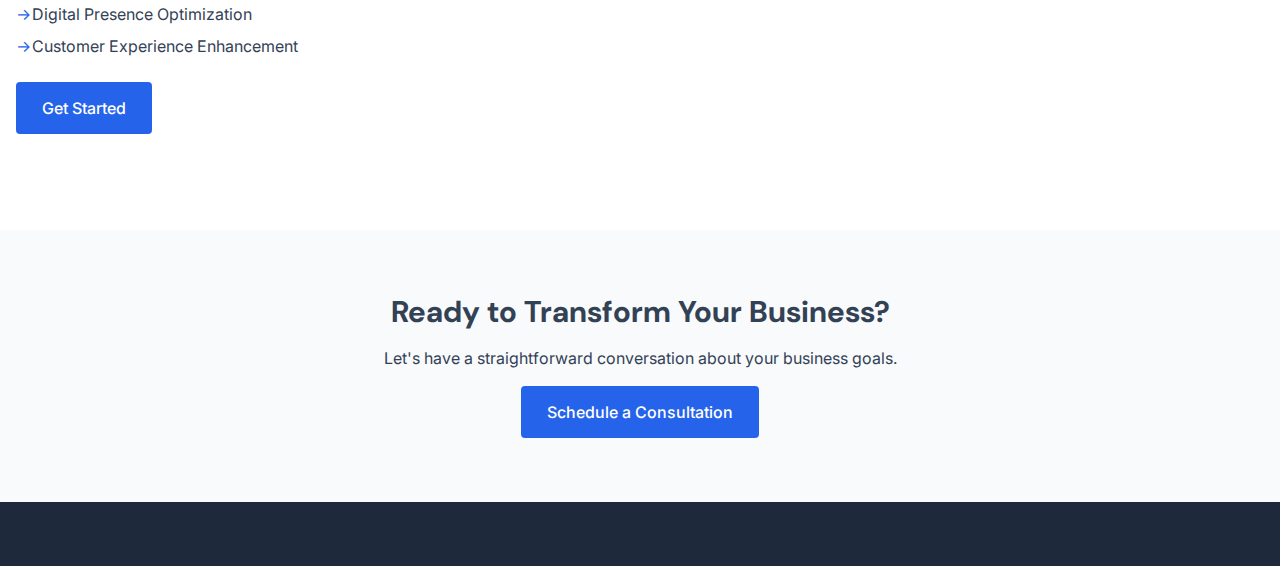
<file: pages/services.html>
<!DOCTYPE html>
<html lang="en">
<head>
    <meta charset="UTF-8">
    <meta name="viewport" content="width=device-width, initial-scale=1.0">
    <meta name="description" content="Comprehensive business consulting services including strategic planning, operational improvement, financial advisory, and marketing solutions.">
    
    <!-- Favicon -->
    <link rel="icon" type="image/png" href="../assets/icons/favicon.png">
    
    <!-- Fonts -->
    <link rel="preconnect" href="https://fonts.googleapis.com">
    <link rel="preconnect" href="https://fonts.gstatic.com" crossorigin>
    <link href="https://fonts.googleapis.com/css2?family=Inter:wght@400;500;600;700&family=DM+Sans:wght@400;500;700&display=swap" rel="stylesheet">
    
    <!-- Styles -->
    <link rel="stylesheet" type="text/css" href="../styles/utils/variables.css">
    <link rel="stylesheet" type="text/css" href="../styles/utils/typography.css">
    <link rel="stylesheet" type="text/css" href="../styles/main.css">
    
    <title>Our Services | Str8Up Consultants</title>
</head>
<body>
    <!-- Header (same as index.html but with updated paths) -->
    <header class="main-header">
        <nav class="nav-container">
            <div class="logo">
                <a href="../index.html">
                    <span>Str8Up Consultants</span>
                </a>
            </div>
            
            <button class="mobile-menu-toggle" aria-label="Toggle menu">
                <span class="hamburger"></span>
            </button>

            <ul class="nav-links">
                <li><a href="../index.html">Home</a></li>
                <li><a href="./services.html" class="active">Services</a></li>
                <li><a href="./about.html">About</a></li>
                <li><a href="./case-studies.html">Case Studies</a></li>
                <li><a href="./contact.html" class="cta-button">Contact Us</a></li>
            </ul>
        </nav>
    </header>

    <main>
        <!-- Services Hero -->
        <section class="page-hero">
            <div class="hero-content">
                <h1>Our Services</h1>
                <p class="hero-subtitle">Practical solutions tailored to your business needs</p>
            </div>
        </section>

        <!-- Service Details -->
        <section class="service-details" id="strategic">
            <div class="container">
                <div class="service-item">
                    <h2>Strategic Planning</h2>
                    <p>We help businesses develop clear, actionable strategies for sustainable growth. Our approach focuses on:</p>
                    <ul>
                        <li>Market Analysis and Positioning</li>
                        <li>Growth Strategy Development</li>
                        <li>Business Model Optimization</li>
                        <li>Implementation Roadmaps</li>
                    </ul>
                    <a href="./contact.html" class="button-primary">Get Started</a>
                </div>

                <div class="service-item" id="operational">
                    <h2>Operational Improvement</h2>
                    <p>Enhance efficiency and streamline business processes through:</p>
                    <ul>
                        <li>Process Optimization</li>
                        <li>Workflow Analysis</li>
                        <li>Resource Allocation</li>
                        <li>Performance Metrics</li>
                    </ul>
                    <a href="./contact.html" class="button-primary">Get Started</a>
                </div>

                <div class="service-item" id="financial">
                    <h2>Financial Advisory</h2>
                    <p>Expert guidance on managing and growing financial resources:</p>
                    <ul>
                        <li>Financial Planning</li>
                        <li>Risk Management</li>
                        <li>Investment Strategy</li>
                        <li>Cash Flow Optimization</li>
                    </ul>
                    <a href="./contact.html" class="button-primary">Get Started</a>
                </div>

                <div class="service-item" id="marketing">
                    <h2>Marketing & Branding</h2>
                    <p>Strengthen your market presence and brand identity through:</p>
                    <ul>
                        <li>Brand Strategy Development</li>
                        <li>Marketing Plan Creation</li>
                        <li>Digital Presence Optimization</li>
                        <li>Customer Experience Enhancement</li>
                    </ul>
                    <a href="./contact.html" class="button-primary">Get Started</a>
                </div>
            </div>
        </section>

        <!-- CTA Section -->
        <section class="cta-section">
            <h2>Ready to Transform Your Business?</h2>
            <p>Let's have a straightforward conversation about your business goals.</p>
            <a href="./contact.html" class="button-primary">Schedule a Consultation</a>
        </section>
    </main>

    <!-- Footer (same as index.html but with updated paths) -->
    <footer class="main-footer">
        <!-- ... Footer content with updated paths ... -->
    </footer>

    <!-- Scripts -->
    <script src="../scripts/main.js" defer></script>
</body>
</html>
</file>
<file: styles/utils/variables.css>
:root {
    /* Colors */
    --color-primary: #2563eb;
    --color-primary-dark: #1d4ed8;
    --color-secondary: #64748b;
    --color-secondary-dark: #334155;
    --color-background: #ffffff;
    
    /* Typography */
    --font-primary: 'Inter', sans-serif;
    --font-secondary: 'DM Sans', sans-serif;
    --text-base: 1rem;
    --text-lg: 1.125rem;
    --text-xl: 1.25rem;
    --text-2xl: 1.5rem;
    --text-3xl: 1.875rem;
    --text-4xl: 2.25rem;
    
    /* Spacing */
    --space-1: 0.25rem;
    --space-2: 0.5rem;
    --space-4: 1rem;
    --space-8: 2rem;
    
    /* Other */
    --container-max: 1280px;
    --transition-fast: 0.2s ease;
}
</file>
<file: styles/utils/typography.css>
/* Typography Base Styles */
h1, h2, h3, h4, h5, h6 {
    font-family: var(--font-secondary);
    font-weight: 700;
    line-height: 1.2;
    margin-bottom: var(--space-4);
}

h1 { font-size: var(--text-4xl); }
h2 { font-size: var(--text-3xl); }
h3 { font-size: var(--text-2xl); }
h4 { font-size: var(--text-xl); }

p { margin-bottom: var(--space-4); }
</file>
<file: Str8upConsultants-html/styles/utils/variables.css>
:root {
    /* Colors */
    --color-primary: #2563eb;
    --color-primary-dark: #1d4ed8;
    --color-secondary: #64748b;
    --color-secondary-dark: #334155;
    --color-background: #ffffff;
    
    /* Typography */
    --font-primary: 'Inter', sans-serif;
    --font-secondary: 'DM Sans', sans-serif;
    --text-base: 1rem;
    --text-lg: 1.125rem;
    --text-xl: 1.25rem;
    --text-2xl: 1.5rem;
    --text-3xl: 1.875rem;
    --text-4xl: 2.25rem;
    
    /* Spacing */
    --space-1: 0.25rem;
    --space-2: 0.5rem;
    --space-4: 1rem;
    --space-8: 2rem;
    
    /* Other */
    --container-max: 1280px;
    --transition-fast: 0.2s ease;
}
</file>
<file: Str8upConsultants-html/styles/utils/typography.css>
/* Typography Base Styles */
h1, h2, h3, h4, h5, h6 {
    font-family: var(--font-secondary);
    font-weight: 700;
    line-height: 1.2;
    margin-bottom: var(--space-4);
}

h1 { font-size: var(--text-4xl); }
h2 { font-size: var(--text-3xl); }
h3 { font-size: var(--text-2xl); }
h4 { font-size: var(--text-xl); }

p { margin-bottom: var(--space-4); }
</file>
<file: styles/main.css>
/* Base Styles and Variables */
@import './utils/variables.css';
@import './utils/typography.css';

/* Reset and Base Styles */
* {
    margin: 0;
    padding: 0;
    box-sizing: border-box;
}

body {
    font-family: var(--font-primary);
    font-size: var(--text-base);
    line-height: 1.5;
    color: var(--color-secondary-dark);
    background-color: var(--color-background);
}

img {
    max-width: 100%;
    height: auto;
}

a {
    color: var(--color-primary);
    text-decoration: none;
    transition: color var(--transition-fast);
}

a:hover {
    color: var(--color-primary-dark);
}

/* Container */
.container {
    width: 100%;
    max-width: var(--container-max);
    margin: 0 auto;
    padding: 0 var(--space-4);
}

/* Grid System */
.grid {
    display: grid;
    gap: var(--space-4);
}

/* Utility Classes */
.text-center { text-align: center; }
.text-right { text-align: right; }
.text-left { text-align: left; }

.hidden { display: none; }
.visible { display: block; }

.mt-1 { margin-top: var(--space-1); }
.mt-2 { margin-top: var(--space-2); }
.mt-4 { margin-top: var(--space-4); }
.mt-8 { margin-top: var(--space-8); }

.mb-1 { margin-bottom: var(--space-1); }
.mb-2 { margin-bottom: var(--space-2); }
.mb-4 { margin-bottom: var(--space-4); }
.mb-8 { margin-bottom: var(--space-8); }

/* Responsive Design */
@media (max-width: 768px) {
    :root {
        /* Adjust font sizes for mobile */
        --text-4xl: 2rem;
        --text-3xl: 1.75rem;
        --text-2xl: 1.5rem;
    }
    
    .container {
        padding: 0 var(--space-2);
    }
}

/* Layout & Components */
.main-header {
    position: fixed;
    top: 0;
    left: 0;
    right: 0;
    background: var(--color-background);
    box-shadow: 0 2px 4px rgba(0,0,0,0.1);
    z-index: 100;
}

.nav-container {
    display: flex;
    justify-content: space-between;
    align-items: center;
    padding: 1rem var(--space-4);
    max-width: var(--container-max);
    margin: 0 auto;
}

.logo a {
    font-family: var(--font-secondary);
    font-weight: 700;
    font-size: var(--text-xl);
    color: var(--color-secondary-dark);
}

.nav-links {
    display: flex;
    gap: var(--space-4);
    list-style: none;
}

.nav-links a {
    color: var(--color-secondary);
    font-weight: 500;
    transition: color var(--transition-fast);
}

.nav-links a:hover,
.nav-links a.active {
    color: var(--color-primary);
}

.cta-button {
    padding: 0.5rem 1rem;
    background-color: var(--color-primary);
    color: white !important;
    border-radius: 4px;
}

.cta-button:hover {
    background-color: var(--color-primary-dark);
}

/* Hero Section */
.hero {
    position: relative;
    padding: 0;
    height: 70vh;
    min-height: 300px;
    overflow: hidden;
    margin-top: 0;
}

.hero-carousel {
    position: relative;
    width: 100%;
    height: 100%;
}

.carousel-slides {
    position: relative;
    width: 100%;
    height: 100%;
}

.carousel-slide {
    position: absolute;
    top: 0;
    left: 0;
    width: 100%;
    height: 100%;
    opacity: 0;
    transition: opacity 0.5s ease-in-out;
    background-size: cover;
    background-position: center;
    background-repeat: no-repeat;
}

.carousel-slide::before {
    content: '';
    position: absolute;
    top: 0;
    left: 0;
    right: 0;
    bottom: 0;
    background: rgba(0, 0, 0, 0.4);  /* Dark overlay for better text readability */
}

.carousel-slide.active {
    opacity: 1;
}

.hero-content {
    position: relative;
    z-index: 2;
    max-width: 800px;
    margin: 0 auto;
    padding: 0 var(--space-4);
    text-align: center;
    color: white;
    top: 50%;
    transform: translateY(-50%);
}

/* Carousel Navigation */
.carousel-nav {
    position: absolute;
    top: 0;
    height: 100%;
    width: 80px;
    z-index: 3;
    border: none;
    display: flex;
    align-items: center;
    justify-content: center;
    cursor: pointer;
    color: white;
    transition: all 0.3s ease;
    backdrop-filter: blur(1px);
}

.carousel-nav.prev {
    left: 0;
    background: linear-gradient(
        to right,
        rgba(255, 255, 255, 0.25) 0%,
        rgba(255, 255, 255, 0.1) 50%,
        rgba(255, 255, 255, 0) 100%
    );
}

.carousel-nav.next {
    right: 0;
    background: linear-gradient(
        to left,
        rgba(255, 255, 255, 0.25) 0%,
        rgba(255, 255, 255, 0.1) 50%,
        rgba(255, 255, 255, 0) 100%
    );
}

.carousel-nav:hover {
    width: 100px;
}

.carousel-nav.prev:hover {
    background: linear-gradient(
        to right,
        rgba(255, 255, 255, 0.35) 0%,
        rgba(255, 255, 255, 0.15) 50%,
        rgba(255, 255, 255, 0) 100%
    );
}

.carousel-nav.next:hover {
    background: linear-gradient(
        to left,
        rgba(255, 255, 255, 0.35) 0%,
        rgba(255, 255, 255, 0.15) 50%,
        rgba(255, 255, 255, 0) 100%
    );
}

/* Make the arrow icons more visible */
.carousel-nav svg {
    width: 32px;
    height: 32px;
    filter: drop-shadow(0 2px 4px rgba(0, 0, 0, 0.3));
}

/* Carousel Indicators */
.carousel-indicators {
    position: absolute;
    bottom: var(--space-8);
    left: 50%;
    transform: translateX(-50%);
    z-index: 3;
    display: flex;
    gap: var(--space-2);
}

.indicator {
    width: 10px;
    height: 10px;
    border-radius: 50%;
    border: 2px solid white;
    background: transparent;
    cursor: pointer;
    padding: 0;
    transition: all 0.3s ease;
}

.indicator:hover {
    transform: scale(1.2);
}

.indicator.active {
    background: white;
    transform: scale(1.2);
}

/* Hero Content Styles */
.hero-content h1 {
    font-size: 2.5rem;
    margin-bottom: var(--space-2);
    line-height: 1.2;
}

.hero-content .hero-subtitle {
    font-size: var(--text-lg);
    margin-bottom: var(--space-4);
    opacity: 0.9;
}

.cta-group {
    display: flex;
    gap: var(--space-4);
    justify-content: center;
    margin-top: var(--space-4);
}

/* Services Grid */
.services-overview {
    padding: calc(var(--space-8) * 2) var(--space-4);
}

.services-grid {
    display: grid;
    grid-template-columns: repeat(auto-fit, minmax(250px, 1fr));
    gap: var(--space-4);
    max-width: var(--container-max);
    margin: 0 auto;
}

.service-card {
    padding: var(--space-4);
    border: 1px solid #e2e8f0;
    border-radius: 8px;
    transition: transform var(--transition-fast);
}

.service-card:hover {
    transform: translateY(-4px);
}

/* Features Grid */
.features-grid {
    display: grid;
    grid-template-columns: repeat(auto-fit, minmax(200px, 1fr));
    gap: var(--space-8);
    max-width: var(--container-max);
    margin: 0 auto;
    padding: calc(var(--space-8) * 2) var(--space-4);
}

/* Why Choose Us section */
.why-choose-us {
    padding: calc(var(--space-8) * 2) var(--space-4);
    background-color: #f8fafc;
}

/* CTA Section */
.cta-section {
    text-align: center;
    padding: calc(var(--space-8) * 2) var(--space-4);
    background-color: #f8fafc;
    margin-top: var(--space-8);
}

/* Add some spacing between section headings and content */
.services-overview h2,
.why-choose-us h2 {
    margin-bottom: calc(var(--space-8) * 1.5);
}

/* Footer */
.main-footer {
    background-color: #1e293b;
    color: white;
    padding: var(--space-8) var(--space-4);
}

.footer-content {
    display: grid;
    grid-template-columns: 1fr 2fr;
    gap: var(--space-8);
    max-width: var(--container-max);
    margin: 0 auto;
}

.footer-links {
    display: grid;
    grid-template-columns: repeat(auto-fit, minmax(200px, 1fr));
    gap: var(--space-4);
}

.footer-bottom {
    border-top: 1px solid #334155;
    margin-top: var(--space-8);
    padding-top: var(--space-4);
    display: flex;
    justify-content: space-between;
    align-items: center;
}

/* Buttons */
.button-primary {
    display: inline-block;
    padding: 0.75rem 1.5rem;
    background-color: var(--color-primary);
    color: white;
    border-radius: 4px;
    font-weight: 500;
    transition: all var(--transition-fast);
    border: 2px solid var(--color-primary);
}

.button-primary:hover {
    background-color: transparent;
    color: var(--color-primary);
}

.button-secondary {
    display: inline-block;
    padding: 0.75rem 1.5rem;
    border: 2px solid var(--color-primary);
    color: var(--color-primary);
    border-radius: 4px;
    font-weight: 500;
    transition: all var(--transition-fast);
}

.button-secondary:hover {
    background-color: var(--color-primary);
    color: white;
}

/* Hero-specific button overrides */
.hero .button-primary {
    border-color: white;
    background-color: transparent;
    color: white;
}

.hero .button-primary:hover {
    background-color: white;
    color: var(--color-primary);
}

.hero .button-secondary {
    border-color: white;
    color: white;
    background-color: transparent;
}

.hero .button-secondary:hover {
    background-color: white;
    color: var(--color-primary);
}

/* Mobile Menu */
.mobile-menu-toggle {
    display: none;
    background: none;
    border: none;
    cursor: pointer;
}

@media (max-width: 768px) {
    .mobile-menu-toggle {
        display: block;
    }

    .nav-links {
        display: none;
        position: absolute;
        top: 100%;
        left: 0;
        right: 0;
        background: white;
        flex-direction: column;
        padding: var(--space-4);
        box-shadow: 0 2px 4px rgba(0,0,0,0.1);
    }

    .nav-links.active {
        display: flex;
    }

    .footer-content {
        grid-template-columns: 1fr;
    }

    .hero {
        height: 40vh;
    }

    .carousel-nav {
        width: 50px;
    }

    .carousel-nav:hover {
        width: 60px;
    }

    .hero-content h1 {
        font-size: 2rem;
    }

    .hero-content .hero-subtitle {
        font-size: var(--text-base);
    }

    .cta-group {
        flex-direction: column;
        gap: var(--space-2);
    }
}

/* Page Hero (used in both Services and About pages) */
.page-hero {
    padding: calc(var(--space-8) * 3) var(--space-4) var(--space-8);
    text-align: center;
    background-color: #f8fafc;
    margin-top: var(--space-8);
}

/* Service Details Styles */
.service-details {
    padding: var(--space-8) 0;
}

.service-item {
    padding: var(--space-8) 0;
    border-bottom: 1px solid #e2e8f0;
}

.service-item:last-child {
    border-bottom: none;
}

.service-item ul {
    list-style-type: none;
    padding: var(--space-4) 0;
}

.service-item li {
    margin-bottom: var(--space-2);
    padding-left: var(--space-4);
    position: relative;
}

.service-item li:before {
    content: "→";
    position: absolute;
    left: 0;
    color: var(--color-primary);
}

/* Philosophy Section Styles */
.philosophy-section {
    padding: var(--space-8) 0;
    background-color: white;
}

.philosophy-grid {
    display: grid;
    grid-template-columns: repeat(auto-fit, minmax(300px, 1fr));
    gap: var(--space-8);
    margin-top: var(--space-8);
}

.philosophy-item {
    padding: var(--space-4);
    background-color: #f8fafc;
    border-radius: 8px;
}

/* Approach Section Styles */
.approach-section {
    padding: var(--space-8) 0;
    background-color: #f8fafc;
}

.approach-steps {
    display: grid;
    grid-template-columns: repeat(auto-fit, minmax(250px, 1fr));
    gap: var(--space-8);
    margin-top: var(--space-8);
}

.step {
    position: relative;
    padding: var(--space-4);
}

.step-number {
    font-size: var(--text-4xl);
    font-weight: 700;
    color: var(--color-primary);
    opacity: 0.2;
    position: absolute;
    top: -20px;
    left: 0;
}

/* Team Section Styles */
.team-section {
    padding: var(--space-8) 0;
}

.section-intro {
    max-width: 800px;
    margin: var(--space-4) auto var(--space-8);
    text-align: center;
}

.team-grid {
    display: grid;
    grid-template-columns: repeat(auto-fit, minmax(250px, 1fr));
    gap: var(--space-4);
}

.team-member {
    padding: var(--space-4);
    background-color: #f8fafc;
    border-radius: 8px;
    transition: transform var(--transition-fast);
}

.team-member:hover {
    transform: translateY(-4px);
}

/* Responsive Adjustments */
@media (max-width: 768px) {
    .philosophy-grid,
    .approach-steps,
    .team-grid {
        grid-template-columns: 1fr;
    }
    
    .service-item {
        padding: var(--space-4) 0;
    }
}

/* Case Studies Styles */
.case-study-grid {
    display: grid;
    grid-template-columns: 1fr;
    gap: var(--space-8);
    padding: var(--space-8) 0;
}

.case-study-card {
    background-color: white;
    border-radius: 8px;
    box-shadow: 0 4px 6px rgba(0, 0, 0, 0.05);
    overflow: hidden;
    transition: transform var(--transition-fast);
}

.case-study-card:hover {
    transform: translateY(-4px);
}

.case-study-content {
    padding: var(--space-8);
}

.industry-tag {
    display: inline-block;
    padding: 0.25rem 0.75rem;
    background-color: #e2e8f0;
    border-radius: 9999px;
    font-size: 0.875rem;
    font-weight: 500;
    color: var(--color-secondary-dark);
    margin-bottom: var(--space-4);
}

.results-highlight {
    font-size: var(--text-xl);
    color: var(--color-primary);
    font-weight: 600;
    margin: var(--space-4) 0;
}

.results-list {
    list-style-type: none;
    padding: var(--space-4) 0;
}

.results-list li {
    margin-bottom: var(--space-2);
    padding-left: var(--space-4);
    position: relative;
}

.results-list li:before {
    content: "✓";
    position: absolute;
    left: 0;
    color: var(--color-primary);
}

/* Testimonials Styles */
.testimonials-section {
    background-color: #f8fafc;
    padding: var(--space-8) 0;
}

.testimonials-grid {
    display: grid;
    grid-template-columns: repeat(auto-fit, minmax(300px, 1fr));
    gap: var(--space-8);
    margin-top: var(--space-8);
}

.testimonial-card {
    background-color: white;
    padding: var(--space-8);
    border-radius: 8px;
    box-shadow: 0 4px 6px rgba(0, 0, 0, 0.05);
}

.testimonial-card blockquote {
    position: relative;
    padding-left: var(--space-4);
    border-left: 4px solid var(--color-primary);
}

.testimonial-card cite {
    display: block;
    margin-top: var(--space-4);
    font-style: normal;
    font-weight: 500;
    color: var(--color-secondary);
}

/* Responsive Adjustments */
@media (min-width: 768px) {
    .case-study-grid {
        grid-template-columns: repeat(auto-fit, minmax(300px, 1fr));
    }
}

/* Contact Section Styles */
.contact-section {
    padding: var(--space-8) 0;
}

.contact-grid {
    display: grid;
    grid-template-columns: 3fr 2fr;
    gap: var(--space-8);
}

/* Contact Form Styles */
.contact-form {
    background-color: white;
    padding: var(--space-8);
    border-radius: 8px;
    box-shadow: 0 4px 6px rgba(0, 0, 0, 0.05);
}

.form-group {
    margin-bottom: var(--space-4);
}

.form-group label {
    display: block;
    margin-bottom: var(--space-2);
    font-weight: 500;
    color: var(--color-secondary-dark);
}

.form-group input,
.form-group select,
.form-group textarea {
    width: 100%;
    padding: 0.75rem;
    border: 1px solid #e2e8f0;
    border-radius: 4px;
    font-family: var(--font-primary);
    font-size: var(--text-base);
}

.form-group textarea {
    resize: vertical;
}

.form-group input:focus,
.form-group select:focus,
.form-group textarea:focus {
    outline: none;
    border-color: var(--color-primary);
    box-shadow: 0 0 0 3px rgba(37, 99, 235, 0.1);
}

/* Contact Info Styles */
.contact-info {
    display: grid;
    gap: var(--space-8);
}

.info-card {
    background-color: white;
    padding: var(--space-8);
    border-radius: 8px;
    box-shadow: 0 4px 6px rgba(0, 0, 0, 0.05);
}

.contact-details {
    list-style: none;
    padding: 0;
    margin-top: var(--space-4);
}

.contact-details li {
    display: flex;
    align-items: flex-start;
    margin-bottom: var(--space-4);
}

.contact-details .icon {
    font-size: 1.5rem;
    margin-right: var(--space-4);
}

.contact-details .detail {
    flex: 1;
}

.contact-details strong {
    display: block;
    color: var(--color-secondary-dark);
    margin-bottom: var(--space-1);
}

/* Responsive Adjustments */
@media (max-width: 768px) {
    .contact-grid {
        grid-template-columns: 1fr;
    }
    
    .contact-form {
        padding: var(--space-4);
    }
    
    .info-card {
        padding: var(--space-4);
    }
}

/* Update heading styles */
h1, h2, h3, h4, h5, h6 {
    text-align: center;
    font-family: var(--font-secondary);
    font-weight: 700;
    line-height: 1.2;
    margin-bottom: var(--space-4);
}

/* Add these exceptions after the main heading styles */
.footer-content h4,
.nav-container h4 {
    text-align: left;
}
</file>
<file: Str8upConsultants-html/styles/main.css>
/* Base Styles and Variables */
@import './utils/variables.css';
@import './utils/typography.css';

/* Reset and Base Styles */
* {
    margin: 0;
    padding: 0;
    box-sizing: border-box;
}

body {
    font-family: var(--font-primary);
    font-size: var(--text-base);
    line-height: 1.5;
    color: var(--color-secondary-dark);
    background-color: var(--color-background);
}

img {
    max-width: 100%;
    height: auto;
}

a {
    color: var(--color-primary);
    text-decoration: none;
    transition: color var(--transition-fast);
}

a:hover {
    color: var(--color-primary-dark);
}

/* Container */
.container {
    width: 100%;
    max-width: var(--container-max);
    margin: 0 auto;
    padding: 0 var(--space-4);
}

/* Grid System */
.grid {
    display: grid;
    gap: var(--space-4);
}

/* Utility Classes */
.text-center { text-align: center; }
.text-right { text-align: right; }
.text-left { text-align: left; }

.hidden { display: none; }
.visible { display: block; }

.mt-1 { margin-top: var(--space-1); }
.mt-2 { margin-top: var(--space-2); }
.mt-4 { margin-top: var(--space-4); }
.mt-8 { margin-top: var(--space-8); }

.mb-1 { margin-bottom: var(--space-1); }
.mb-2 { margin-bottom: var(--space-2); }
.mb-4 { margin-bottom: var(--space-4); }
.mb-8 { margin-bottom: var(--space-8); }

/* Responsive Design */
@media (max-width: 768px) {
    :root {
        /* Adjust font sizes for mobile */
        --text-4xl: 2rem;
        --text-3xl: 1.75rem;
        --text-2xl: 1.5rem;
    }
    
    .container {
        padding: 0 var(--space-2);
    }
}

/* Layout & Components */
.main-header {
    position: fixed;
    top: 0;
    left: 0;
    right: 0;
    background: var(--color-background);
    box-shadow: 0 2px 4px rgba(0,0,0,0.1);
    z-index: 100;
}

.nav-container {
    display: flex;
    justify-content: space-between;
    align-items: center;
    padding: 1rem var(--space-4);
    max-width: var(--container-max);
    margin: 0 auto;
}

.logo a {
    font-family: var(--font-secondary);
    font-weight: 700;
    font-size: var(--text-xl);
    color: var(--color-secondary-dark);
}

.nav-links {
    display: flex;
    gap: var(--space-4);
    list-style: none;
}

.nav-links a {
    color: var(--color-secondary);
    font-weight: 500;
    transition: color var(--transition-fast);
}

.nav-links a:hover,
.nav-links a.active {
    color: var(--color-primary);
}

.cta-button {
    padding: 0.5rem 1rem;
    background-color: var(--color-primary);
    color: white !important;
    border-radius: 4px;
}

.cta-button:hover {
    background-color: var(--color-primary-dark);
}

/* Hero Section */
.hero {
    padding: calc(var(--space-8) * 4) var(--space-4);
    text-align: center;
    background-color: #f8fafc;
}

.hero-content {
    max-width: 800px;
    margin: 0 auto;
}

.hero-subtitle {
    font-size: var(--text-xl);
    color: var(--color-secondary);
    margin-bottom: var(--space-8);
}

/* Services Grid */
.services-overview {
    padding: var(--space-8) var(--space-4);
}

.services-grid {
    display: grid;
    grid-template-columns: repeat(auto-fit, minmax(250px, 1fr));
    gap: var(--space-4);
    max-width: var(--container-max);
    margin: 0 auto;
}

.service-card {
    padding: var(--space-4);
    border: 1px solid #e2e8f0;
    border-radius: 8px;
    transition: transform var(--transition-fast);
}

.service-card:hover {
    transform: translateY(-4px);
}

/* Features Grid */
.features-grid {
    display: grid;
    grid-template-columns: repeat(auto-fit, minmax(200px, 1fr));
    gap: var(--space-4);
    max-width: var(--container-max);
    margin: 0 auto;
    padding: var(--space-4);
}

/* CTA Section */
.cta-section {
    text-align: center;
    padding: var(--space-8) var(--space-4);
    background-color: #f8fafc;
}

/* Footer */
.main-footer {
    background-color: #1e293b;
    color: white;
    padding: var(--space-8) var(--space-4);
}

.footer-content {
    display: grid;
    grid-template-columns: 1fr 2fr;
    gap: var(--space-8);
    max-width: var(--container-max);
    margin: 0 auto;
}

.footer-links {
    display: grid;
    grid-template-columns: repeat(auto-fit, minmax(200px, 1fr));
    gap: var(--space-4);
}

.footer-bottom {
    border-top: 1px solid #334155;
    margin-top: var(--space-8);
    padding-top: var(--space-4);
    display: flex;
    justify-content: space-between;
    align-items: center;
}

/* Buttons */
.button-primary {
    display: inline-block;
    padding: 0.75rem 1.5rem;
    background-color: var(--color-primary);
    color: white;
    border-radius: 4px;
    font-weight: 500;
    transition: background-color var(--transition-fast);
}

.button-primary:hover {
    background-color: var(--color-primary-dark);
}

.button-secondary {
    display: inline-block;
    padding: 0.75rem 1.5rem;
    border: 2px solid var(--color-primary);
    color: var(--color-primary);
    border-radius: 4px;
    font-weight: 500;
    transition: all var(--transition-fast);
}

.button-secondary:hover {
    background-color: var(--color-primary);
    color: white;
}

/* Mobile Menu */
.mobile-menu-toggle {
    display: none;
    background: none;
    border: none;
    cursor: pointer;
}

@media (max-width: 768px) {
    .mobile-menu-toggle {
        display: block;
    }

    .nav-links {
        display: none;
        position: absolute;
        top: 100%;
        left: 0;
        right: 0;
        background: white;
        flex-direction: column;
        padding: var(--space-4);
        box-shadow: 0 2px 4px rgba(0,0,0,0.1);
    }

    .nav-links.active {
        display: flex;
    }

    .footer-content {
        grid-template-columns: 1fr;
    }
}

/* Page Hero (used in both Services and About pages) */
.page-hero {
    padding: calc(var(--space-8) * 3) var(--space-4) var(--space-8);
    text-align: center;
    background-color: #f8fafc;
    margin-top: var(--space-8);
}

/* Service Details Styles */
.service-details {
    padding: var(--space-8) 0;
}

.service-item {
    padding: var(--space-8) 0;
    border-bottom: 1px solid #e2e8f0;
}

.service-item:last-child {
    border-bottom: none;
}

.service-item ul {
    list-style-type: none;
    padding: var(--space-4) 0;
}

.service-item li {
    margin-bottom: var(--space-2);
    padding-left: var(--space-4);
    position: relative;
}

.service-item li:before {
    content: "→";
    position: absolute;
    left: 0;
    color: var(--color-primary);
}

/* Philosophy Section Styles */
.philosophy-section {
    padding: var(--space-8) 0;
    background-color: white;
}

.philosophy-grid {
    display: grid;
    grid-template-columns: repeat(auto-fit, minmax(300px, 1fr));
    gap: var(--space-8);
    margin-top: var(--space-8);
}

.philosophy-item {
    padding: var(--space-4);
    background-color: #f8fafc;
    border-radius: 8px;
}

/* Approach Section Styles */
.approach-section {
    padding: var(--space-8) 0;
    background-color: #f8fafc;
}

.approach-steps {
    display: grid;
    grid-template-columns: repeat(auto-fit, minmax(250px, 1fr));
    gap: var(--space-8);
    margin-top: var(--space-8);
}

.step {
    position: relative;
    padding: var(--space-4);
}

.step-number {
    font-size: var(--text-4xl);
    font-weight: 700;
    color: var(--color-primary);
    opacity: 0.2;
    position: absolute;
    top: -20px;
    left: 0;
}

/* Team Section Styles */
.team-section {
    padding: var(--space-8) 0;
}

.section-intro {
    max-width: 800px;
    margin: var(--space-4) auto var(--space-8);
    text-align: center;
}

.team-grid {
    display: grid;
    grid-template-columns: repeat(auto-fit, minmax(250px, 1fr));
    gap: var(--space-4);
}

.team-member {
    padding: var(--space-4);
    background-color: #f8fafc;
    border-radius: 8px;
    transition: transform var(--transition-fast);
}

.team-member:hover {
    transform: translateY(-4px);
}

/* Responsive Adjustments */
@media (max-width: 768px) {
    .philosophy-grid,
    .approach-steps,
    .team-grid {
        grid-template-columns: 1fr;
    }
    
    .service-item {
        padding: var(--space-4) 0;
    }
}

/* Case Studies Styles */
.case-study-grid {
    display: grid;
    grid-template-columns: 1fr;
    gap: var(--space-8);
    padding: var(--space-8) 0;
}

.case-study-card {
    background-color: white;
    border-radius: 8px;
    box-shadow: 0 4px 6px rgba(0, 0, 0, 0.05);
    overflow: hidden;
    transition: transform var(--transition-fast);
}

.case-study-card:hover {
    transform: translateY(-4px);
}

.case-study-content {
    padding: var(--space-8);
}

.industry-tag {
    display: inline-block;
    padding: 0.25rem 0.75rem;
    background-color: #e2e8f0;
    border-radius: 9999px;
    font-size: 0.875rem;
    font-weight: 500;
    color: var(--color-secondary-dark);
    margin-bottom: var(--space-4);
}

.results-highlight {
    font-size: var(--text-xl);
    color: var(--color-primary);
    font-weight: 600;
    margin: var(--space-4) 0;
}

.results-list {
    list-style-type: none;
    padding: var(--space-4) 0;
}

.results-list li {
    margin-bottom: var(--space-2);
    padding-left: var(--space-4);
    position: relative;
}

.results-list li:before {
    content: "✓";
    position: absolute;
    left: 0;
    color: var(--color-primary);
}

/* Testimonials Styles */
.testimonials-section {
    background-color: #f8fafc;
    padding: var(--space-8) 0;
}

.testimonials-grid {
    display: grid;
    grid-template-columns: repeat(auto-fit, minmax(300px, 1fr));
    gap: var(--space-8);
    margin-top: var(--space-8);
}

.testimonial-card {
    background-color: white;
    padding: var(--space-8);
    border-radius: 8px;
    box-shadow: 0 4px 6px rgba(0, 0, 0, 0.05);
}

.testimonial-card blockquote {
    position: relative;
    padding-left: var(--space-4);
    border-left: 4px solid var(--color-primary);
}

.testimonial-card cite {
    display: block;
    margin-top: var(--space-4);
    font-style: normal;
    font-weight: 500;
    color: var(--color-secondary);
}

/* Responsive Adjustments */
@media (min-width: 768px) {
    .case-study-grid {
        grid-template-columns: repeat(auto-fit, minmax(300px, 1fr));
    }
}

/* Contact Section Styles */
.contact-section {
    padding: var(--space-8) 0;
}

.contact-grid {
    display: grid;
    grid-template-columns: 3fr 2fr;
    gap: var(--space-8);
}

/* Contact Form Styles */
.contact-form {
    background-color: white;
    padding: var(--space-8);
    border-radius: 8px;
    box-shadow: 0 4px 6px rgba(0, 0, 0, 0.05);
}

.form-group {
    margin-bottom: var(--space-4);
}

.form-group label {
    display: block;
    margin-bottom: var(--space-2);
    font-weight: 500;
    color: var(--color-secondary-dark);
}

.form-group input,
.form-group select,
.form-group textarea {
    width: 100%;
    padding: 0.75rem;
    border: 1px solid #e2e8f0;
    border-radius: 4px;
    font-family: var(--font-primary);
    font-size: var(--text-base);
}

.form-group textarea {
    resize: vertical;
}

.form-group input:focus,
.form-group select:focus,
.form-group textarea:focus {
    outline: none;
    border-color: var(--color-primary);
    box-shadow: 0 0 0 3px rgba(37, 99, 235, 0.1);
}

/* Contact Info Styles */
.contact-info {
    display: grid;
    gap: var(--space-8);
}

.info-card {
    background-color: white;
    padding: var(--space-8);
    border-radius: 8px;
    box-shadow: 0 4px 6px rgba(0, 0, 0, 0.05);
}

.contact-details {
    list-style: none;
    padding: 0;
    margin-top: var(--space-4);
}

.contact-details li {
    display: flex;
    align-items: flex-start;
    margin-bottom: var(--space-4);
}

.contact-details .icon {
    font-size: 1.5rem;
    margin-right: var(--space-4);
}

.contact-details .detail {
    flex: 1;
}

.contact-details strong {
    display: block;
    color: var(--color-secondary-dark);
    margin-bottom: var(--space-1);
}

/* Responsive Adjustments */
@media (max-width: 768px) {
    .contact-grid {
        grid-template-columns: 1fr;
    }
    
    .contact-form {
        padding: var(--space-4);
    }
    
    .info-card {
        padding: var(--space-4);
    }
}

/* Update heading styles */
h1, h2, h3, h4, h5, h6 {
    text-align: center;
    font-family: var(--font-secondary);
    font-weight: 700;
    line-height: 1.2;
    margin-bottom: var(--space-4);
}

/* Add these exceptions after the main heading styles */
.footer-content h4,
.nav-container h4 {
    text-align: left;
}
</file>
